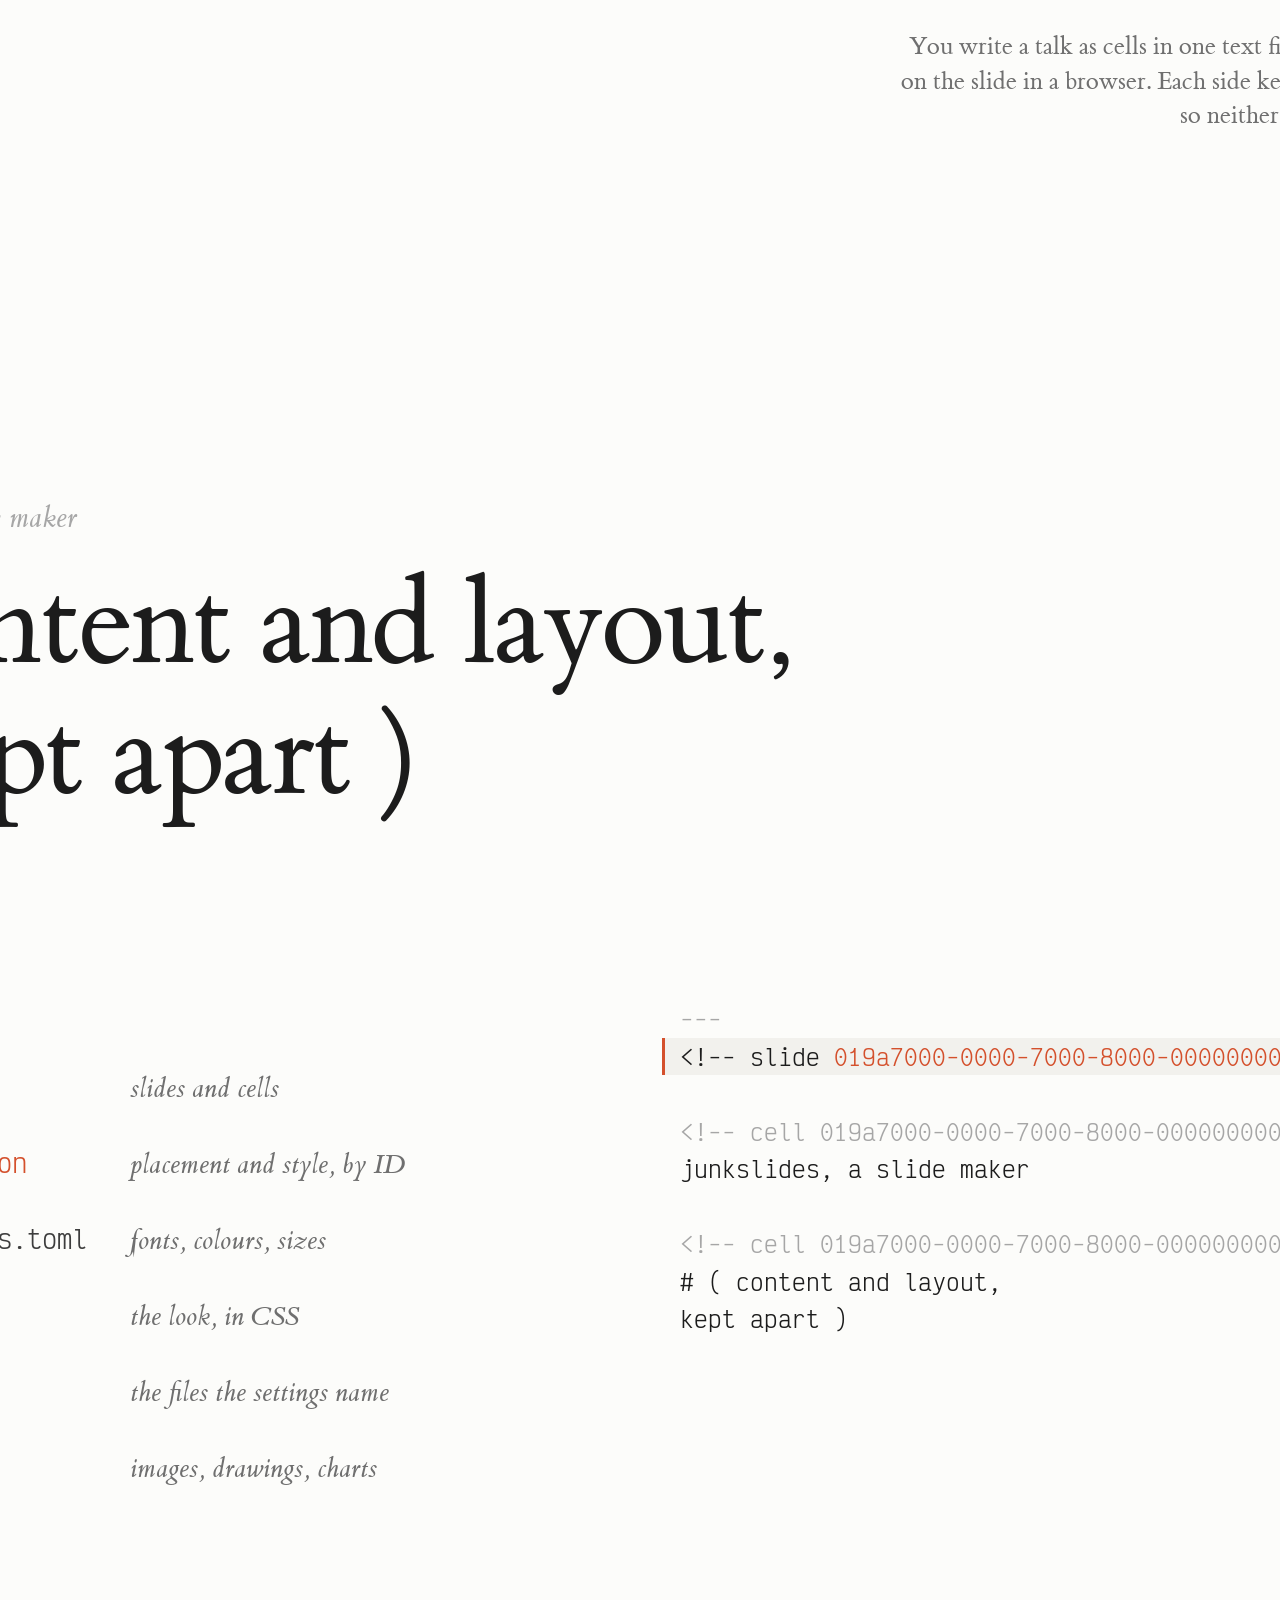
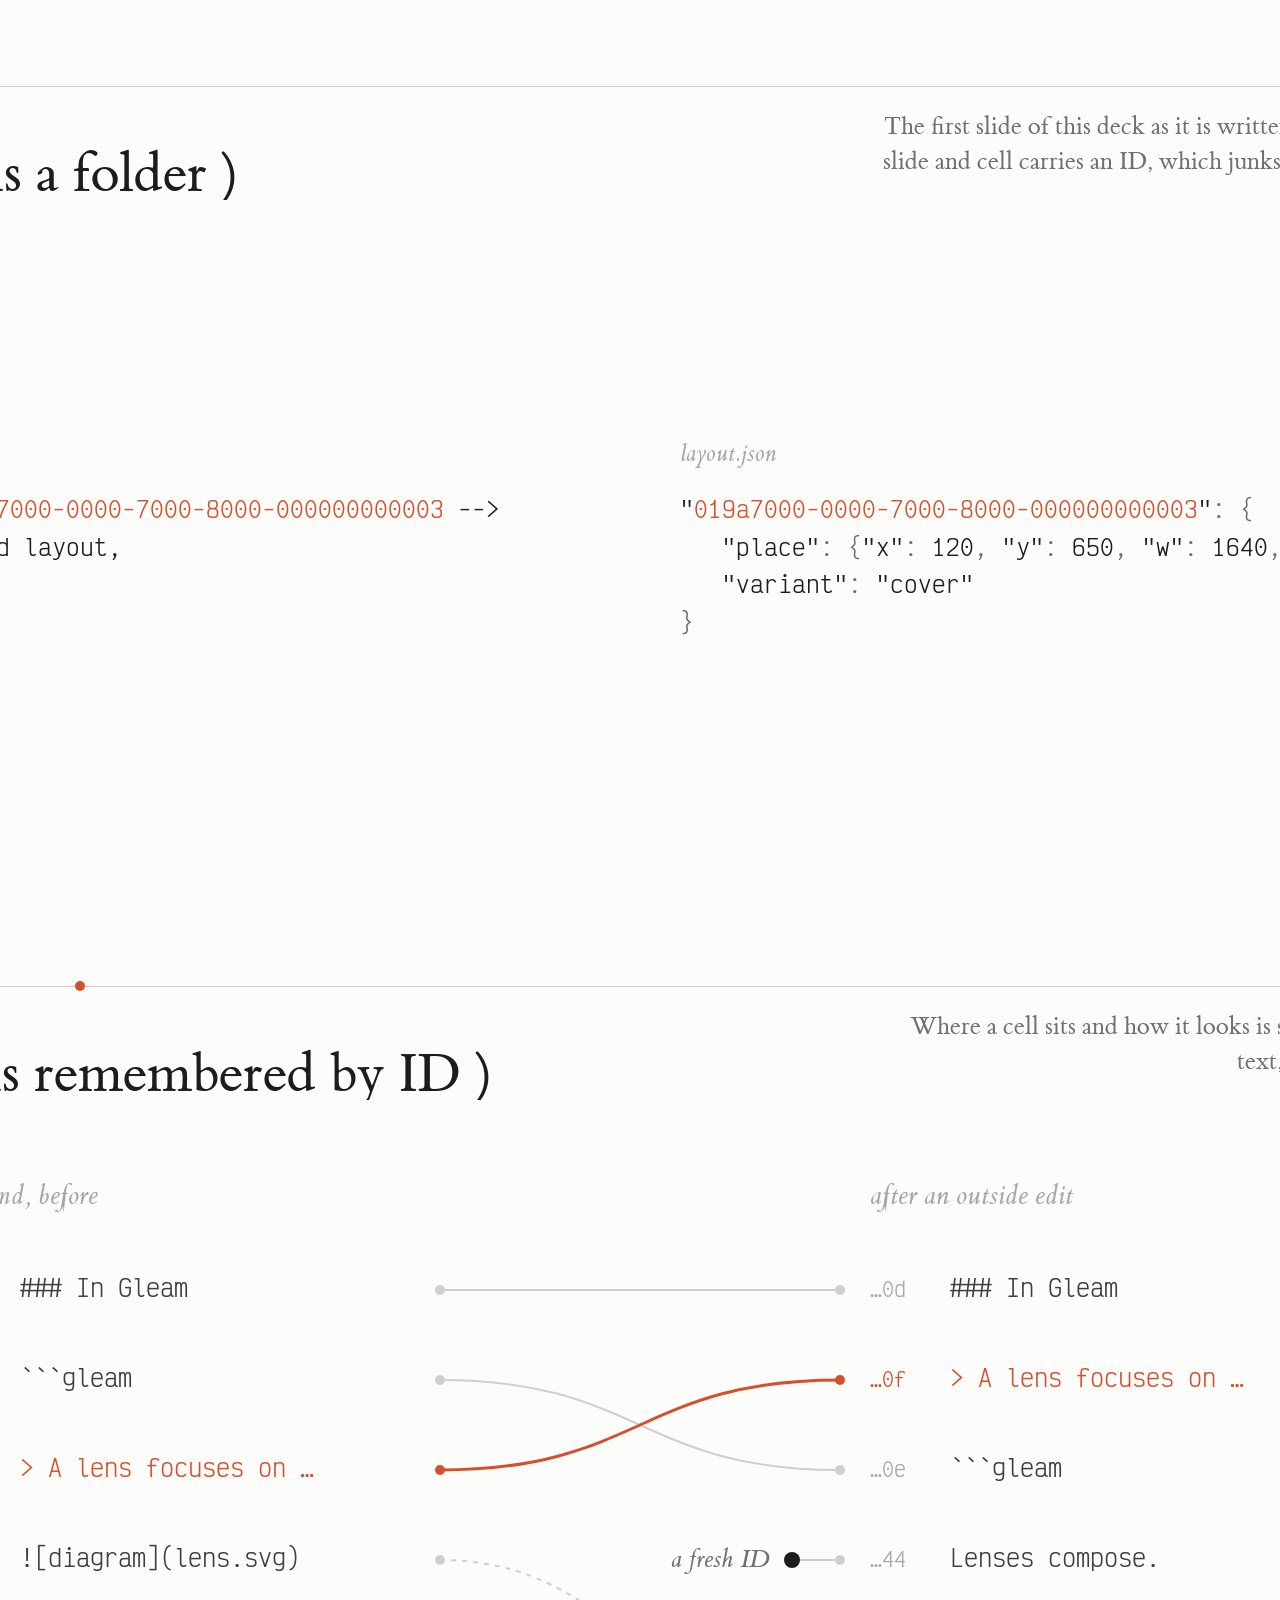
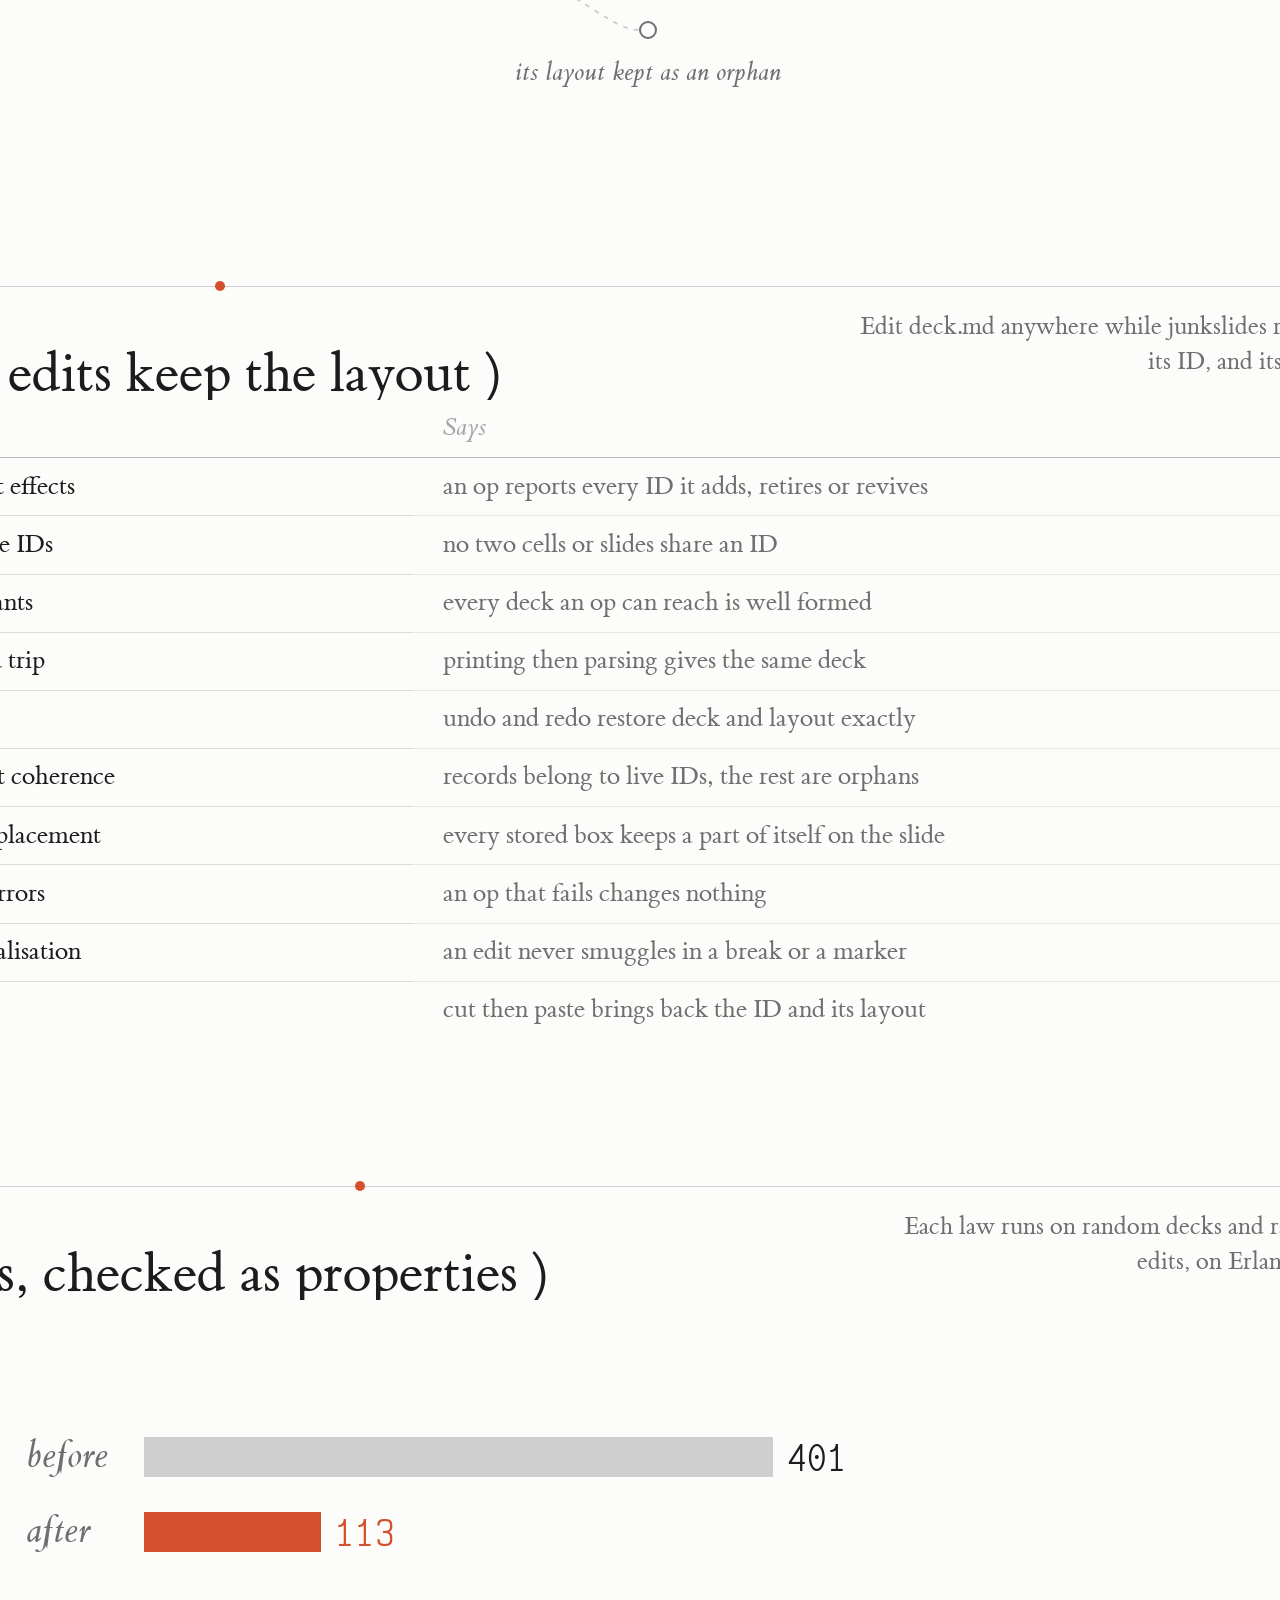
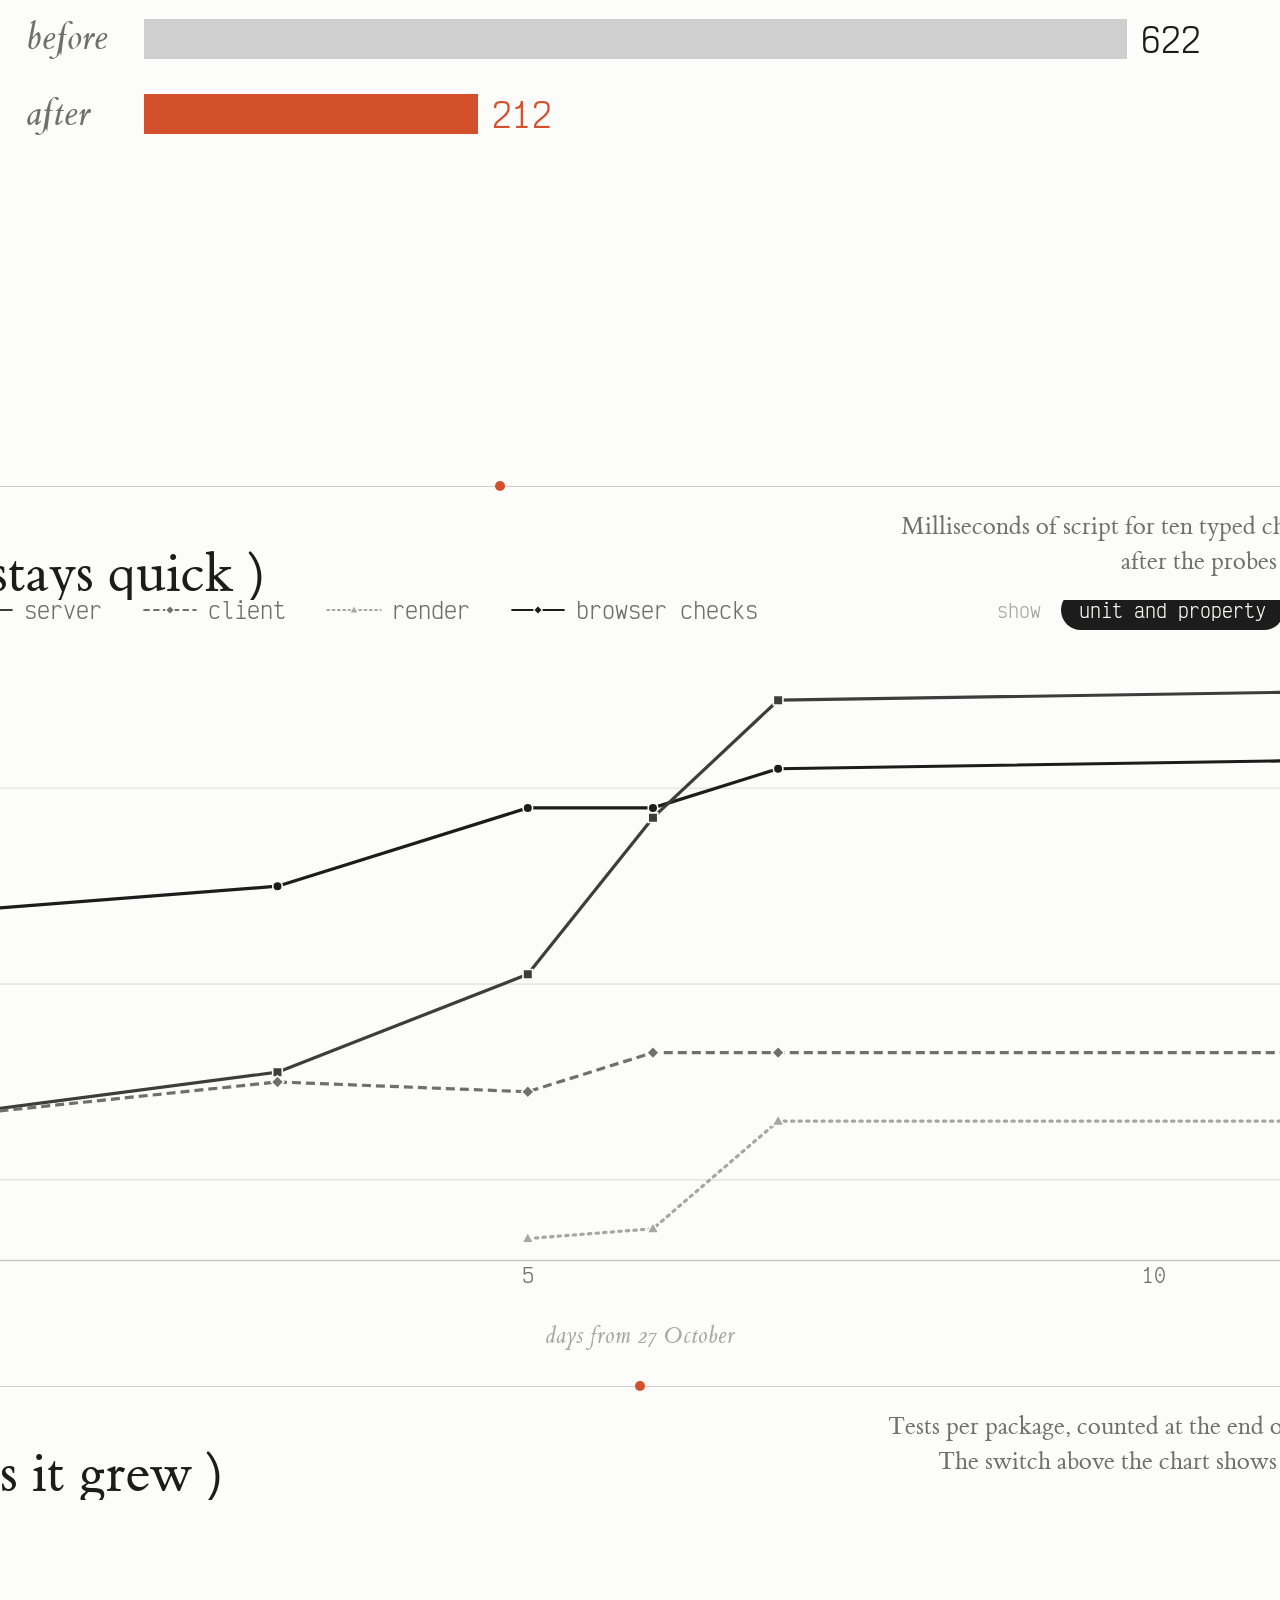
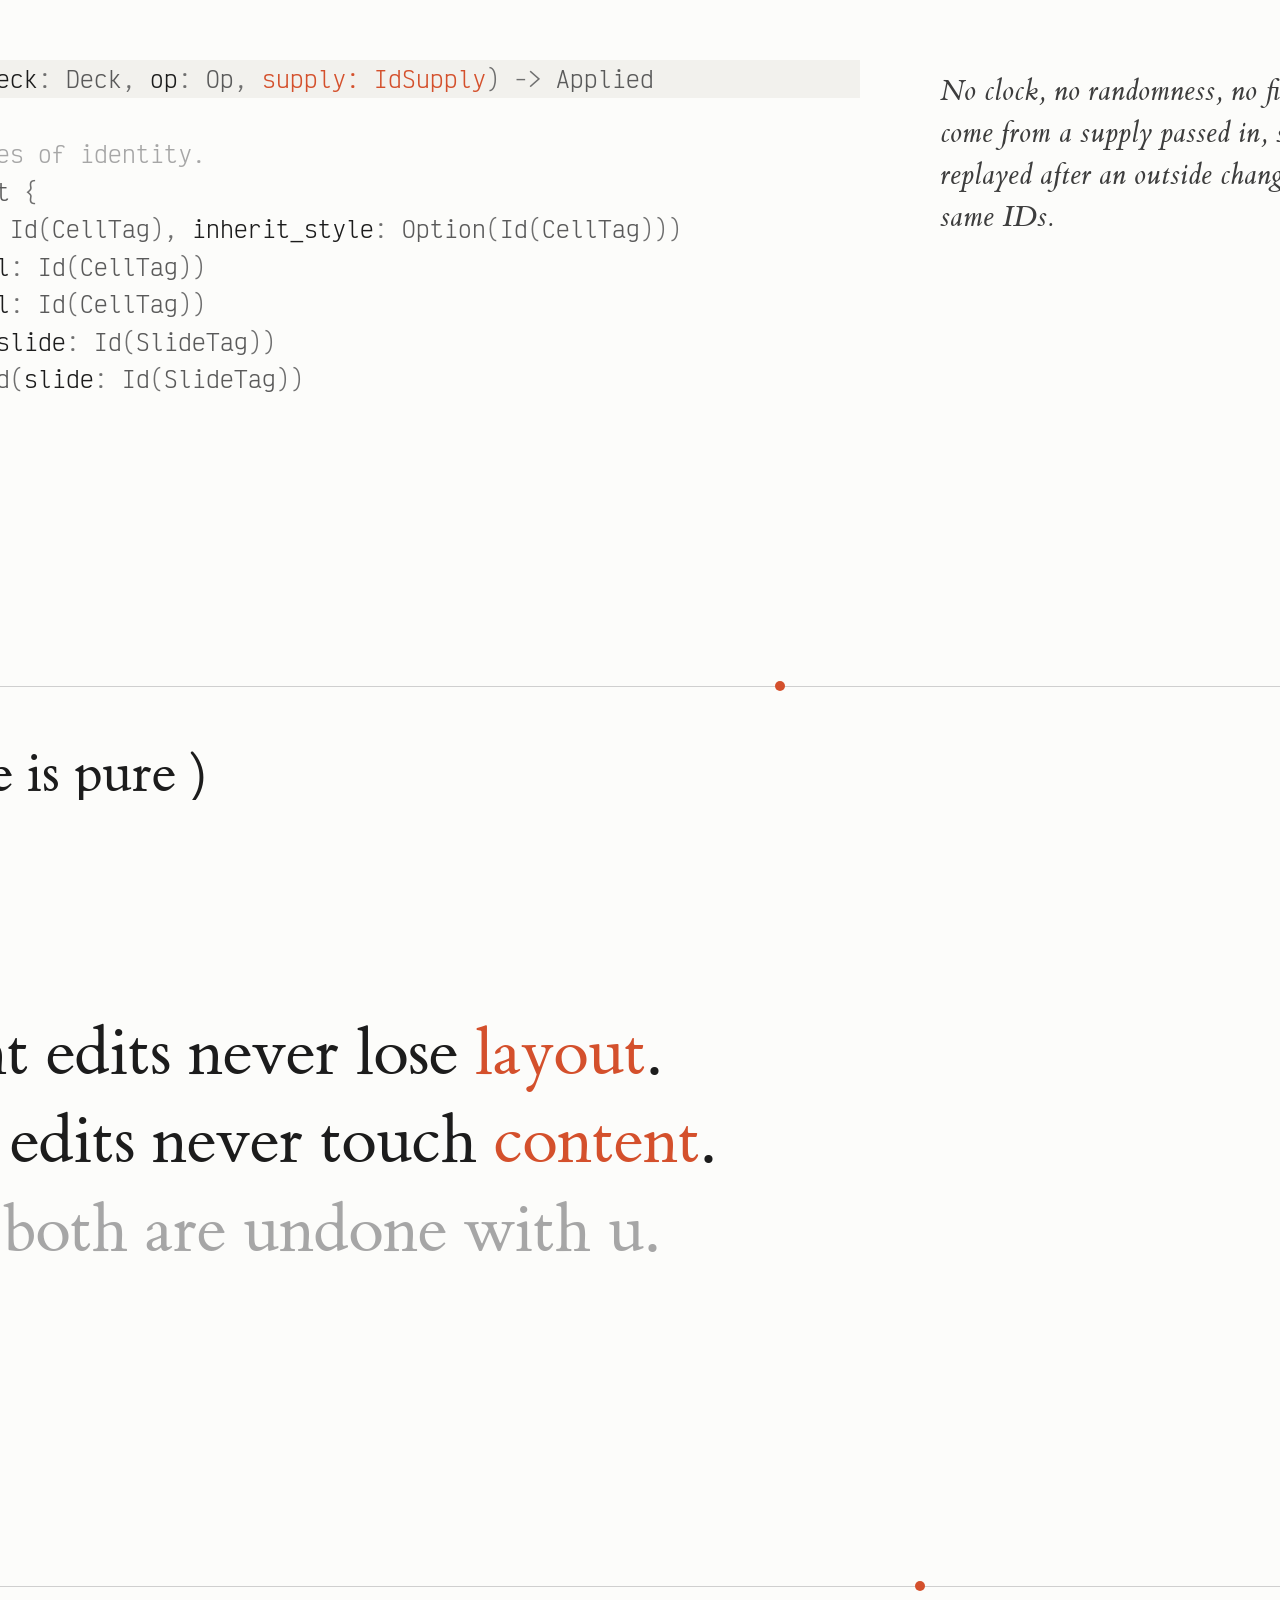
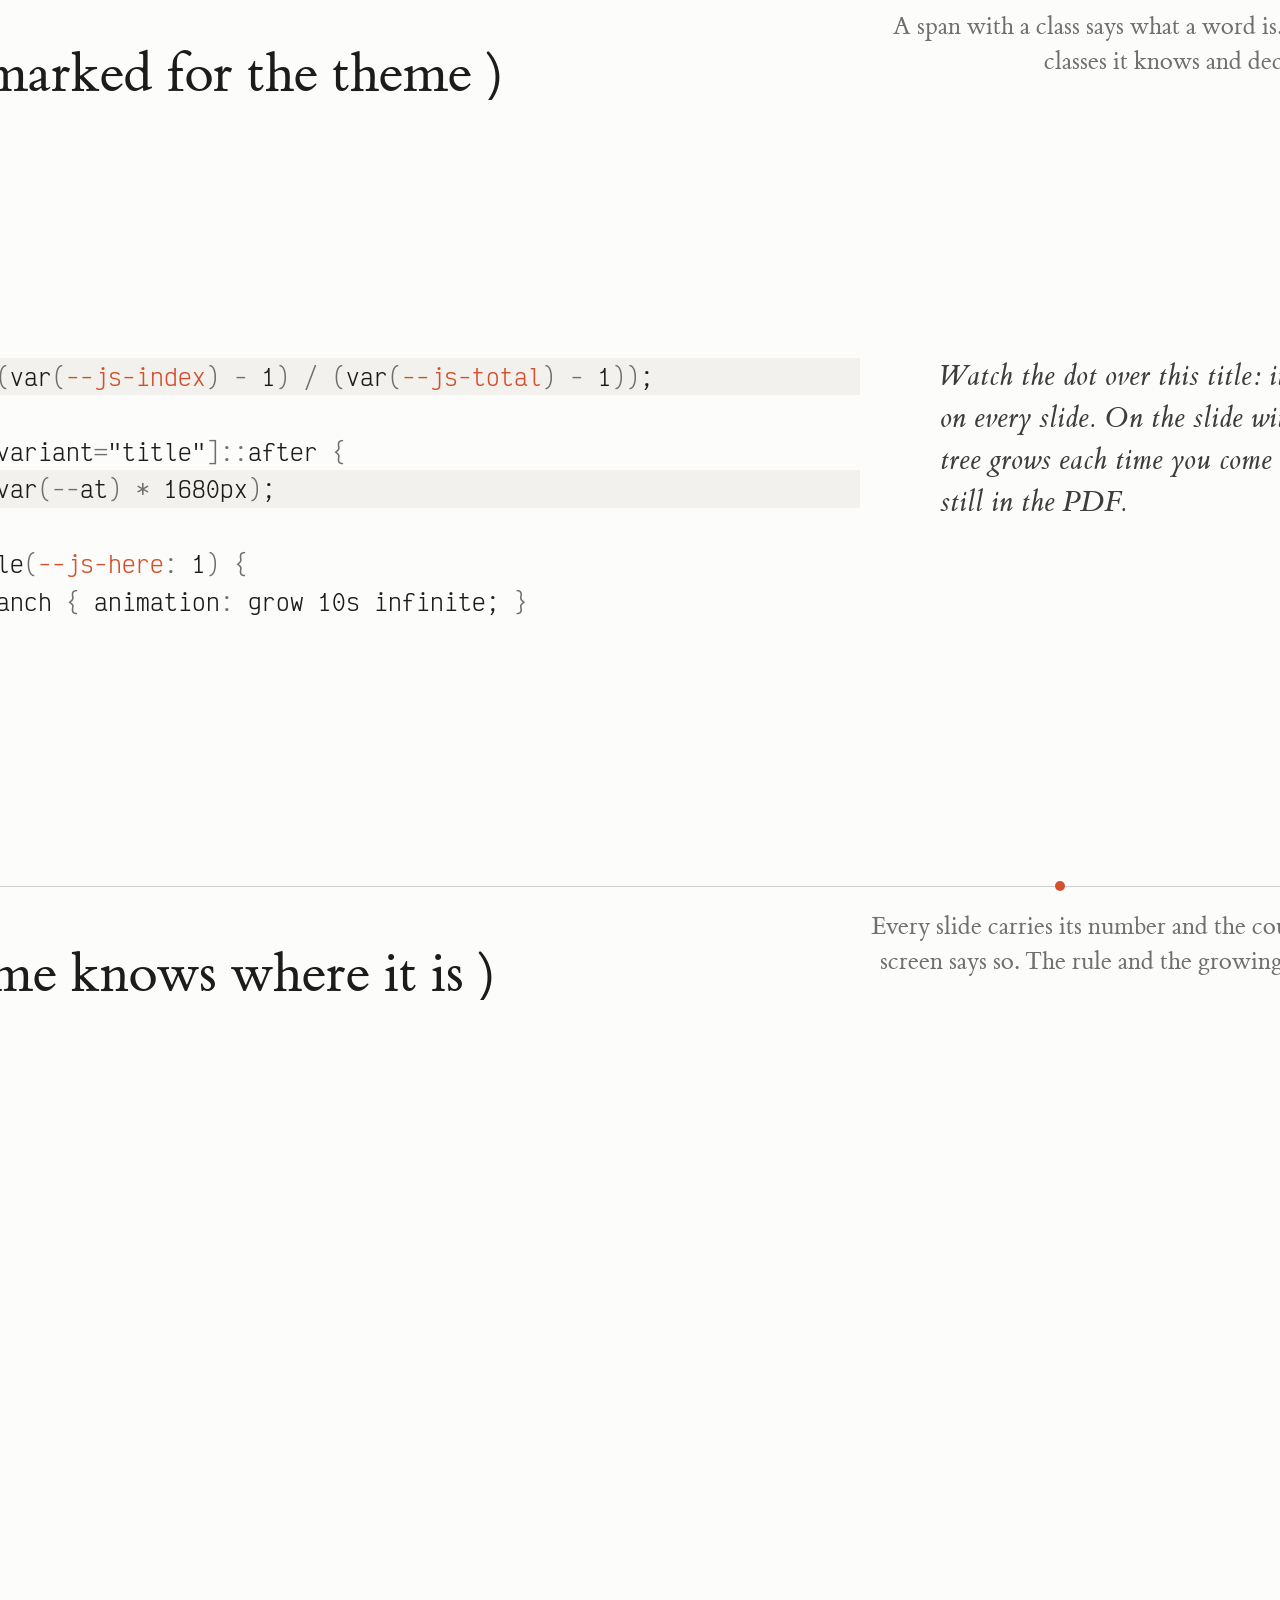
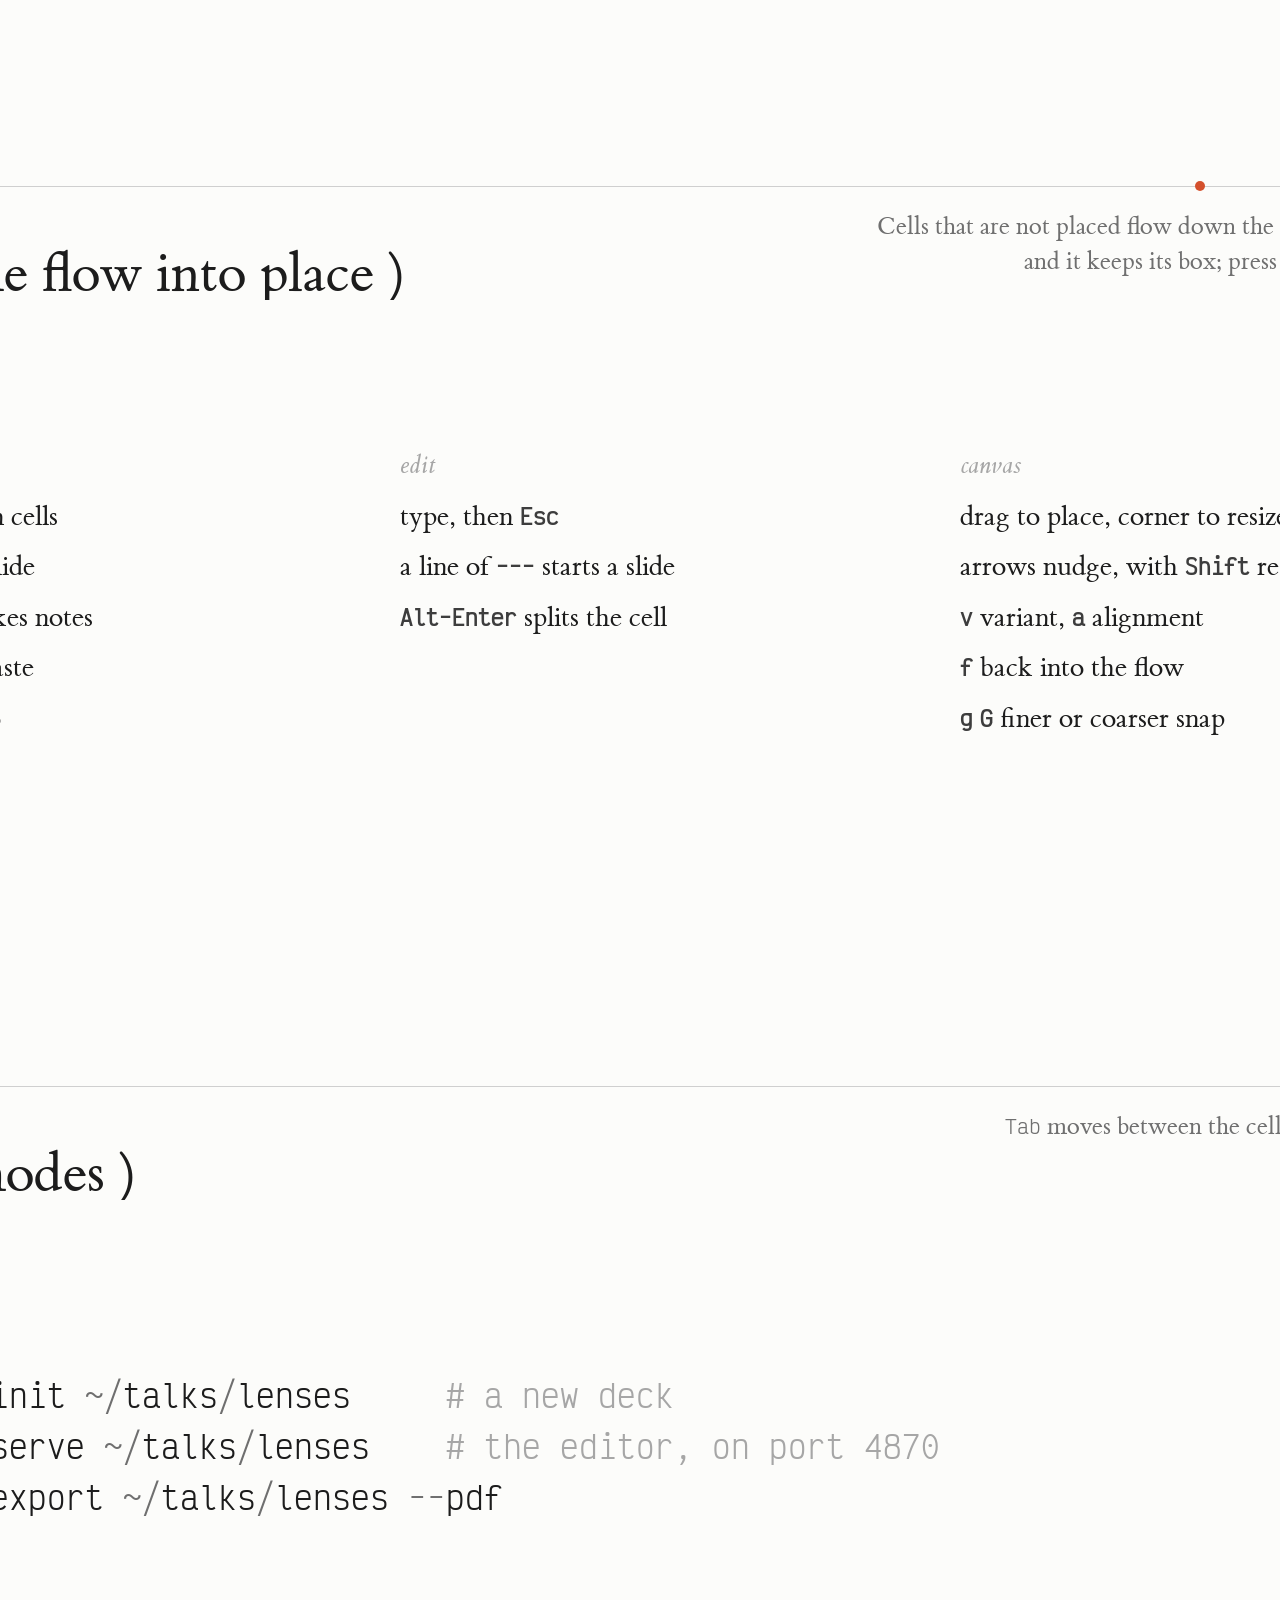
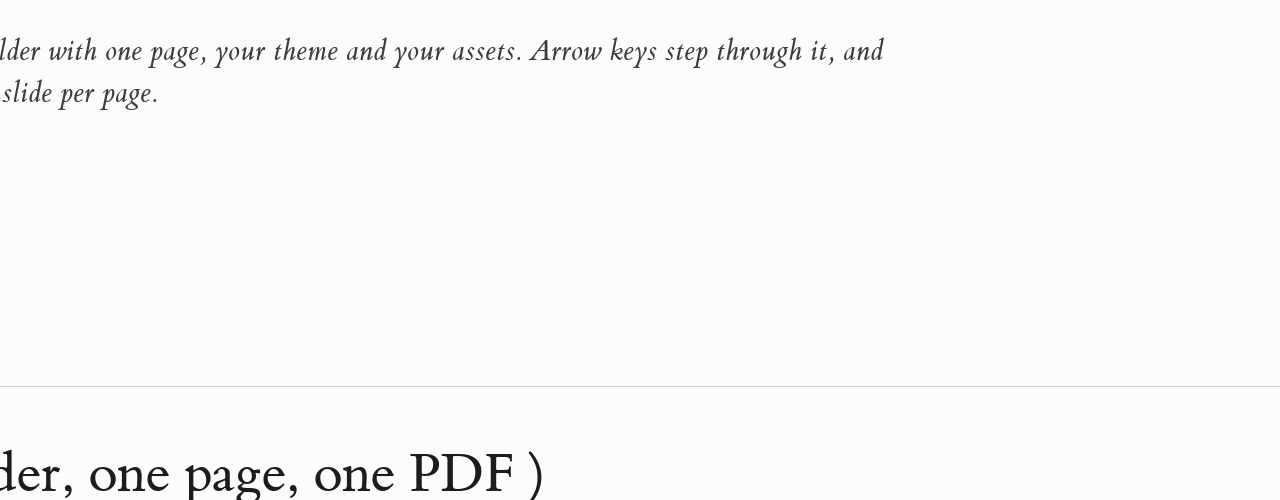
<file: docs/slides/index.html>
<!doctype html>
<html><head><meta charset="utf-8"><meta content="script-src &#39;none&#39;; object-src &#39;none&#39;; base-uri &#39;none&#39;" http-equiv="Content-Security-Policy"><meta content="width=device-width, initial-scale=1" name="viewport"><title>showcase</title><style>/* The slide's structure (04-layout.md, Theme contract). Zero specificity,
   so that any rule in theme.css wins. Fonts are the theme's own (D25). */
:where(.js-slide) {
  position: relative;
  box-sizing: border-box;
  width: 1920px;
  height: 1080px;
  display: grid;
  grid-template: repeat(18, 60px) / repeat(32, 60px);
  background: #fff;
  overflow: visible;
}

:where(.js-body) {
  grid-area: 2 / 2 / 18 / 32;
  display: flex;
  flex-direction: column;
  min-height: 0;
}

:where(.js-cell) {
  min-width: 0;
}

/* The indentation of a continued line, kept from the source. */
:where(.js-indent) {
  white-space: pre;
}

/* Code tokens by weight, slant and shade. The shades are of the text's own
   colour, so they read on a theme's background, light or dark. */
:where(.js-tok-keyword, .js-tok-function) {
  font-weight: 600;
}

:where(.js-tok-comment) {
  color: color-mix(in srgb, currentColor 55%, transparent);
  font-style: italic;
}

:where(.js-tok-string) {
  color: color-mix(in srgb, currentColor 75%, transparent);
}

:where(.js-tok-number, .js-tok-constant) {
  color: color-mix(in srgb, currentColor 85%, transparent);
}

:where(.js-tok-type, .js-tok-constructor, .js-tok-module) {
  color: color-mix(in srgb, currentColor 70%, transparent);
}

:where(.js-tok-operator, .js-tok-punctuation) {
  color: color-mix(in srgb, currentColor 50%, transparent);
}

/* A figure alone in its paragraph (D29): a block as wide as the cell. A
   drawing scales to that width; the theme styles its marks by class. */
:where(.js-figure) {
  display: block;
}

:where(.js-figure > svg) {
  display: block;
  max-width: 100%;
  height: auto;
}

/* An embedded page (D29): 16:9 in the flow, the cell's box when placed. */
:where(.js-figure[data-figure="page"]) {
  aspect-ratio: 16 / 9;
}

:where(.js-cell[data-placed] > .js-figure[data-figure="page"]) {
  aspect-ratio: auto;
  height: 100%;
}

:where(.js-figure > iframe) {
  display: block;
  width: 100%;
  height: 100%;
  border: 0;
}

/* Charts (D29): the frame in HTML, one SVG per panel. The legend row, the x
   label and the y label have fixed sizes, the ones the renderer computes the
   panels' boxes with (`frame_*` in chart.gleam); a theme that changes them
   makes the panels scale a little. Marks are in shades of the text's own
   colour. */
:where(.js-cell[data-placed] > .js-figure[data-figure="chart"]) {
  height: 100%;
}

:where(.js-chart) {
  display: grid;
  grid-template-rows: auto minmax(0, 1fr) auto;
  row-gap: 12px;
  height: 100%;
  min-height: 0;
}

:where(.js-chart-top) {
  height: 31px;
  display: flex;
  align-items: center;
  justify-content: space-between;
  gap: 40px;
}

:where(.js-chart-top:has(.js-chart-switch)) {
  height: 39px;
}

:where(.js-chart-top:not(:has(.js-chart-switch)):has(.js-chart-legend:empty)) {
  height: 0;
}

:where(.js-chart-legend) {
  display: flex;
  flex-wrap: wrap;
  gap: 36px;
  margin: 0;
  font-size: 22px;
}

:where(.js-chart-legend .key) {
  display: inline-flex;
  align-items: center;
  gap: 10px;
}

:where(.js-chart-legend svg) {
  width: 56px;
  height: 20px;
}

:where(.js-chart .swatch) {
  display: inline-block;
  width: 18px;
  height: 18px;
  background: color-mix(in srgb, currentColor 50%, transparent);
}

:where(.js-chart-switch) {
  display: flex;
  align-items: center;
  gap: 6px;
  font-size: 19px;
}

:where(.js-chart-switch-label) {
  margin-right: 14px;
  color: color-mix(in srgb, currentColor 55%, transparent);
}

:where(.js-chart-switch input) {
  position: absolute;
  opacity: 0;
  pointer-events: none;
}

:where(.js-chart-switch label) {
  padding: 5px 16px;
  border-radius: 999px;
  cursor: pointer;
}

:where(.js-chart-switch label:has(input:checked)) {
  background: color-mix(in srgb, currentColor 12%, transparent);
}

:where(.js-chart-plots) {
  display: grid;
  min-height: 0;
}

:where(.js-chart-row) {
  display: none;
  grid-template-columns: auto minmax(0, 1fr);
  column-gap: 14px;
  min-height: 0;
}

:where(.js-chart:not(:has(.js-chart-switch)) .js-chart-row) {
  display: grid;
}

:where(.js-chart:has(.js-chart-switch > label:nth-of-type(1) > input:checked) .js-chart-row:nth-child(1)) {
  display: grid;
}

:where(.js-chart:has(.js-chart-switch > label:nth-of-type(2) > input:checked) .js-chart-row:nth-child(2)) {
  display: grid;
}

:where(.js-chart:has(.js-chart-switch > label:nth-of-type(3) > input:checked) .js-chart-row:nth-child(3)) {
  display: grid;
}

:where(.js-chart:has(.js-chart-switch > label:nth-of-type(4) > input:checked) .js-chart-row:nth-child(4)) {
  display: grid;
}

:where(.js-chart:has(.js-chart-switch > label:nth-of-type(5) > input:checked) .js-chart-row:nth-child(5)) {
  display: grid;
}

:where(.js-chart:has(.js-chart-switch > label:nth-of-type(6) > input:checked) .js-chart-row:nth-child(6)) {
  display: grid;
}

:where(.js-chart:has(.js-chart-switch > label:nth-of-type(7) > input:checked) .js-chart-row:nth-child(7)) {
  display: grid;
}

:where(.js-chart:has(.js-chart-switch > label:nth-of-type(8) > input:checked) .js-chart-row:nth-child(8)) {
  display: grid;
}

:where(.js-chart-ylabel) {
  width: 28px;
  line-height: 28px;
  font-size: 23px;
  overflow: visible;
  white-space: nowrap;
  writing-mode: vertical-rl;
  rotate: 180deg;
  text-align: center;
  align-self: center;
  font-style: italic;
}

:where(.js-chart-ylabel:empty) {
  width: 0;
}

:where(.js-chart-xlabel) {
  height: 28px;
  line-height: 28px;
  font-size: 23px;
  margin: 0;
  text-align: center;
  font-style: italic;
}

:where(.js-chart-panels) {
  display: grid;
  gap: 10px 34px;
  min-height: 0;
}

:where(.js-chart-panel) {
  display: grid;
  grid-template-rows: auto minmax(0, 1fr);
  min-height: 0;
}

:where(.js-chart-panel h4) {
  margin: 0 0 2px;
  font-size: 25px;
  font-weight: normal;
}

:where(.js-chart-panel svg) {
  width: 100%;
  height: 100%;
}

:where(.js-chart svg text) {
  font-size: 9.5px;
  fill: color-mix(in srgb, currentColor 60%, transparent);
}

:where(.js-chart svg .tick) {
  font-size: 9px;
  fill: color-mix(in srgb, currentColor 40%, transparent);
}

:where(.js-chart .grid) {
  stroke: color-mix(in srgb, currentColor 10%, transparent);
  stroke-width: 0.8;
}

:where(.js-chart .baseline) {
  stroke: color-mix(in srgb, currentColor 22%, transparent);
  stroke-width: 0.8;
}

:where(.js-chart .wall) {
  stroke: color-mix(in srgb, currentColor 22%, transparent);
  stroke-width: 0.8;
  stroke-dasharray: 3 3;
}

:where(.js-chart .line) {
  fill: none;
  stroke: currentColor;
  stroke-width: 1.3;
  stroke-linejoin: round;
}

:where(.js-chart .dotted) {
  stroke-dasharray: 1.2 2.6;
  stroke-linecap: round;
}

:where(.js-chart .dashed) {
  stroke-dasharray: 4.5 2.5;
}

:where(.js-chart .gray) {
  --js-shade: color-mix(in srgb, currentColor 40%, transparent);
}

:where(.js-chart .mid) {
  --js-shade: color-mix(in srgb, currentColor 60%, transparent);
}

:where(.js-chart .dark) {
  --js-shade: color-mix(in srgb, currentColor 80%, transparent);
}

:where(.js-chart .line[class]) {
  stroke: var(--js-shade, currentColor);
}

:where(.js-chart .mark) {
  fill: var(--js-shade, currentColor);
  stroke: var(--js-background, #fff);
  stroke-width: 0.8;
}

:where(.js-chart .mark.open) {
  fill: var(--js-background, #fff);
  stroke: var(--js-shade, currentColor);
  stroke-width: 1;
}

:where(.js-chart .stem) {
  stroke: color-mix(in srgb, currentColor 12%, transparent);
  stroke-width: 1.6;
}

:where(.js-chart .dot) {
  fill: color-mix(in srgb, currentColor 40%, transparent);
}

:where(.js-chart .dot.best) {
  fill: currentColor;
}

:where(.js-chart .bar) {
  fill: color-mix(in srgb, currentColor 50%, transparent);
  stroke: var(--js-background, #fff);
  stroke-width: 0.5;
}

:where(.js-chart .part-1) {
  fill: color-mix(in srgb, currentColor 100%, transparent);
  background: color-mix(in srgb, currentColor 100%, transparent);
}

:where(.js-chart .part-2) {
  fill: color-mix(in srgb, currentColor 70%, transparent);
  background: color-mix(in srgb, currentColor 70%, transparent);
}

:where(.js-chart .part-3) {
  fill: color-mix(in srgb, currentColor 45%, transparent);
  background: color-mix(in srgb, currentColor 45%, transparent);
}

:where(.js-chart .part-4) {
  fill: color-mix(in srgb, currentColor 15%, transparent);
  background: color-mix(in srgb, currentColor 15%, transparent);
}

:where(.js-chart .part-5) {
  fill: color-mix(in srgb, currentColor 85%, transparent);
  background: color-mix(in srgb, currentColor 85%, transparent);
}

:where(.js-chart .part-6) {
  fill: color-mix(in srgb, currentColor 30%, transparent);
  background: color-mix(in srgb, currentColor 30%, transparent);
}

:where(.js-chart[data-kind="bars"]) {
  grid-template-columns: max-content max-content 1fr;
  grid-template-rows: none;
  column-gap: 36px;
  row-gap: 14px;
  align-items: center;
  align-content: start;
  height: auto;
}

:where(.js-chart[data-kind="bars"] .note) {
  color: color-mix(in srgb, currentColor 60%, transparent);
}

:where(.js-chart[data-kind="bars"] .which) {
  font-style: italic;
}

:where(.js-chart[data-kind="bars"] .bar) {
  display: grid;
  grid-template-columns: var(--w) auto;
  align-items: center;
  column-gap: 14px;
}

:where(.js-chart[data-kind="bars"] .bar i) {
  display: block;
  height: 16px;
  background: color-mix(in srgb, currentColor 20%, transparent);
}

:where(.js-chart[data-kind="bars"] .bar.now i) {
  background: currentColor;
}

:where(.js-chart[data-kind="bars"] .bar b) {
  font-weight: normal;
}

:where(.js-chart[data-kind="bars"] .gap) {
  grid-column: 1 / -1;
  height: 10px;
}

:where(.js-chart-missing) {
  display: grid;
  place-content: center;
  border: 0.05em dashed color-mix(in srgb, currentColor 30%, transparent);
  color: color-mix(in srgb, currentColor 60%, transparent);
}

/* A lit line of code (D28): a faint band across the block, with a rule at its
   left edge. */
:where(.js-lit) {
  display: inline-block;
  min-width: 100%;
  background: color-mix(in srgb, currentColor 7%, transparent);
  box-shadow: -0.4em 0 0 color-mix(in srgb, currentColor 7%, transparent),
    -0.55em 0 0 currentColor;
}

:where(.js-page) {
  position: absolute;
  right: 60px;
  bottom: 36px;
  font-size: 20px;
  line-height: 1;
  color: #999;
  font-variant-numeric: tabular-nums;
}

:where(.js-slide[data-number="off"]) > :where(.js-page) {
  display: none;
}

:where(.js-cell) > :first-child {
  margin-top: 0;
}

:where(.js-cell) > :last-child {
  margin-bottom: 0;
}

:where(.js-cell img) {
  max-width: 100%;
}

:where(.js-cell a) {
  color: inherit;
}

:where(.js-cell[data-align="start"]) {
  text-align: start;
}

:where(.js-cell[data-align="center"]) {
  text-align: center;
}

:where(.js-cell[data-align="end"]) {
  text-align: end;
}

/* Tables: a semibold header over one firm rule, faint hairlines between rows.
   In `em` and shades of the text's own colour, so they follow variants and
   read on a theme's background, light or dark. A table is as wide as its
   content and its outer columns sit flush with the cell's text. */
:where(.js-cell table) {
  border-collapse: collapse;
  max-width: 100%;
  font-variant-numeric: tabular-nums lining-nums;
}

:where(.js-cell th, .js-cell td) {
  padding: 0.4em 1.2em;
  text-align: start;
  vertical-align: baseline;
}

:where(.js-cell th:first-child, .js-cell td:first-child) {
  padding-inline-start: 0;
}

:where(.js-cell th:last-child, .js-cell td:last-child) {
  padding-inline-end: 0;
}

:where(.js-cell th) {
  font-weight: 600;
  border-bottom: 0.07em solid color-mix(in srgb, currentColor 80%, transparent);
}

:where(.js-cell tbody tr + tr td) {
  border-top: 0.03em solid color-mix(in srgb, currentColor 15%, transparent);
}

:where(.js-cell th[data-align="center"], .js-cell td[data-align="center"]) {
  text-align: center;
}

:where(.js-cell th[data-align="end"], .js-cell td[data-align="end"]) {
  text-align: end;
}

/* A cell's own alignment places the table; its columns keep their own. */
:where(.js-cell[data-align="center"] table) {
  margin-inline: auto;
}

:where(.js-cell[data-align="end"] table) {
  margin-inline-start: auto;
}
</style><style>html, body {
  margin: 0;
  padding: 0;
}

html {
  background: #000;
  scroll-snap-type: y mandatory;
  scrollbar-width: none;
}

.js-frame {
  position: relative;
  height: 100vh;
  overflow: hidden;
  container-type: size scroll-state;
  scroll-snap-align: start;
  scroll-snap-stop: always;
}

/* The slide in view, for the theme's `@container style(--js-here: 1)`. */
@container scroll-state(snapped: block) {
  .js-slide {
    --js-here: 1;
  }
}

.js-frame > .js-slide {
  position: absolute;
  left: 50%;
  top: 50%;
  translate: -50% -50%;
  scale: min(100cqw / 1920px, 100cqh / 1080px);
  overflow: hidden;
}

@page {
  size: 1920px 1080px;
  margin: 0;
}

@media print {
  html {
    background: none;
    scroll-snap-type: none;
  }

  .js-frame {
    width: 1920px;
    height: 1080px;
    container-type: normal;
    break-after: page;
  }

  .js-frame:last-child {
    break-after: auto;
  }

  .js-frame > .js-slide {
    position: relative;
    left: 0;
    top: 0;
    translate: none;
    scale: none;
    print-color-adjust: exact;
  }
}
</style><link href="settings.css" rel="stylesheet"><link href="theme.css" rel="stylesheet"></head><body><section class="js-frame" id="1"><div class="js-slide" data-marks="off" data-number="off" style="--js-index:1;--js-total:13;"><div class="js-body"></div><div class="js-cell" data-placed data-variant="kicker" style="position:absolute;;left:124px;;top:590px;;width:1200px;;height:50px;"><p>junkslides, a slide maker</p></div><div class="js-cell" data-placed data-variant="cover" style="position:absolute;;left:120px;;top:650px;;width:1640px;;height:290px;"><h1>( content and layout,<br>kept apart )</h1></div><div class="js-cell" data-align="end" data-placed data-variant="lede" style="position:absolute;;left:1200px;;top:120px;;width:600px;;height:160px;"><p>You write a talk as cells in one text file and arrange them on the slide in a browser. Each side keeps a file of its own, so neither can undo the other.</p></div><div class="js-page"><span class="js-page-index">01</span><span class="js-page-total"><span class="js-page-slash">/</span>13</span></div></div></section><section class="js-frame" id="2"><div class="js-slide" style="--js-index:2;--js-total:13;"><div class="js-body"></div><div class="js-cell" data-placed style="position:absolute;;left:120px;;top:170px;;width:780px;;height:540px;"><div aria-label="The deck folder" class="js-figure" data-figure="drawing" role="img"><svg xmlns="http://www.w3.org/2000/svg" viewBox="0 0 780 540" class="folder">
   <text class="root" x="0" y="34">talk/</text>
   <path class="trunk" d="M 14 52 V 488" pathLength="1" style="--i: 0"/>

   <path class="branch now" d="M 14 108 H 46" pathLength="1" style="--i: 1"/>
   <text class="file now" style="--i: 1" x="62" y="117">deck.md</text>
   <text class="what" style="--i: 1" x="330" y="117">slides and cells</text>

   <path class="branch now" d="M 14 184 H 46" pathLength="1" style="--i: 2"/>
   <text class="file now" style="--i: 2" x="62" y="193">layout.json</text>
   <text class="what" style="--i: 2" x="330" y="193">placement and style, by ID</text>

   <path class="branch" d="M 14 260 H 46" pathLength="1" style="--i: 3"/>
   <text class="file" style="--i: 3" x="62" y="269">junkslides.toml</text>
   <text class="what" style="--i: 3" x="330" y="269">fonts, colours, sizes</text>

   <path class="branch" d="M 14 336 H 46" pathLength="1" style="--i: 4"/>
   <text class="file" style="--i: 4" x="62" y="345">theme.css</text>
   <text class="what" style="--i: 4" x="330" y="345">the look, in CSS</text>

   <path class="branch" d="M 14 412 H 46" pathLength="1" style="--i: 5"/>
   <text class="file" style="--i: 5" x="62" y="421">fonts/</text>
   <text class="what" style="--i: 5" x="330" y="421">the files the settings name</text>

   <path class="branch" d="M 14 488 H 46" pathLength="1" style="--i: 6"/>
   <text class="file" style="--i: 6" x="62" y="497">assets/</text>
   <text class="what" style="--i: 6" x="330" y="497">images, drawings, charts</text>
</svg>
</div></div><div class="js-cell" data-placed style="position:absolute;;left:1000px;;top:190px;;width:820px;;height:420px;"><pre><code><span class="quiet">---</span>
<span class="js-lit">&lt;!-- slide <span class="now">019a7000-0000-7000-8000-000000000001</span> --&gt;</span>

<span class="quiet">&lt;!-- cell 019a7000-0000-7000-8000-000000000002 --&gt;</span>
junkslides, a slide maker

<span class="quiet">&lt;!-- cell 019a7000-0000-7000-8000-000000000003 --&gt;</span>
# ( content and layout,
kept apart )
</code></pre></div><div class="js-cell" data-placed data-variant="title" style="position:absolute;;left:120px;;top:900px;;width:1000px;;height:120px;"><p>on disk</p><h2>( a deck is a folder )</h2></div><div class="js-cell" data-align="end" data-placed data-variant="lede" style="position:absolute;;left:1180px;;top:900px;;width:620px;;height:120px;"><p>The first slide of this deck as it is written in deck.md. Every slide and cell carries an ID, which junkslides writes for you.</p></div><div class="js-page"><span class="js-page-index">02</span><span class="js-page-total"><span class="js-page-slash">/</span>13</span></div></div></section><section class="js-frame" id="3"><div class="js-slide" style="--js-index:3;--js-total:13;"><div class="js-body"></div><div class="js-cell" data-placed data-variant="label" style="position:absolute;;left:120px;;top:330px;;width:600px;;height:40px;"><p>deck.md</p></div><div class="js-cell" data-placed style="position:absolute;;left:120px;;top:380px;;width:820px;;height:140px;"><pre><code>&lt;!-- cell <span class="now">019a7000-0000-7000-8000-000000000003</span> --&gt;
# ( content and layout,
kept apart )
</code></pre></div><div class="js-cell" data-placed data-variant="label" style="position:absolute;;left:1000px;;top:330px;;width:400px;;height:40px;"><p>layout.json</p></div><div class="js-cell" data-placed style="position:absolute;;left:1000px;;top:380px;;width:820px;;height:170px;"><pre><code data-language="json">&quot;<span class="now"><span class="js-tok-number">019</span>a7000<span class="js-tok-operator">-</span><span class="js-tok-number">0000</span><span class="js-tok-operator">-</span><span class="js-tok-number">7000</span><span class="js-tok-operator">-</span><span class="js-tok-number">8000</span><span class="js-tok-operator">-</span><span class="js-tok-number">000000000003</span></span>&quot;<span class="js-tok-operator">:</span> <span class="js-tok-punctuation">{</span>
   &quot;place&quot;<span class="js-tok-operator">:</span> <span class="js-tok-punctuation">{</span>&quot;x&quot;<span class="js-tok-operator">:</span> <span class="js-tok-number">120</span><span class="js-tok-punctuation">,</span> &quot;y&quot;<span class="js-tok-operator">:</span> <span class="js-tok-number">650</span><span class="js-tok-punctuation">,</span> &quot;w&quot;<span class="js-tok-operator">:</span> <span class="js-tok-number">1640</span><span class="js-tok-punctuation">,</span> &quot;h&quot;<span class="js-tok-operator">:</span> <span class="js-tok-number">290</span><span class="js-tok-punctuation">}</span><span class="js-tok-punctuation">,</span>
   &quot;variant&quot;<span class="js-tok-operator">:</span> &quot;cover&quot;
<span class="js-tok-punctuation">}</span>
</code></pre></div><div class="js-cell" data-placed data-variant="title" style="position:absolute;;left:120px;;top:900px;;width:1000px;;height:120px;"><p>the key</p><h2>( layout is remembered by ID )</h2></div><div class="js-cell" data-align="end" data-placed data-variant="lede" style="position:absolute;;left:1180px;;top:900px;;width:620px;;height:120px;"><p>Where a cell sits and how it looks is stored apart from its text, under the same ID.</p></div><div class="js-page"><span class="js-page-index">03</span><span class="js-page-total"><span class="js-page-slash">/</span>13</span></div></div></section><section class="js-frame" id="4"><div class="js-slide" style="--js-index:4;--js-total:13;"><div class="js-body"></div><div class="js-cell" data-placed style="position:absolute;;left:260px;;top:150px;;width:1400px;;height:560px;"><div aria-label="Cells before and after an outside edit" class="js-figure" data-figure="drawing" role="img"><svg xmlns="http://www.w3.org/2000/svg" viewBox="0 0 1400 560" class="rebase">
   <text class="side" x="0" y="44">deck.md, before</text>
   <text class="side" x="930" y="44">after an outside edit</text>

   <text class="id" x="0" y="137">…0d</text>
   <text class="cell" x="80" y="137">### In Gleam</text>
   <text class="id" x="0" y="227">…0e</text>
   <text class="cell" x="80" y="227">```gleam</text>
   <text class="id now" x="0" y="317">…0f</text>
   <text class="cell now" x="80" y="317">&gt; A lens focuses on …</text>
   <text class="id" x="0" y="407">…10</text>
   <text class="cell" x="80" y="407">![diagram](lens.svg)</text>

   <path class="edge" d="M 500 130 C 700 130, 700 130, 900 130"/>
   <path class="edge" d="M 500 220 C 700 220, 700 310, 900 310"/>
   <path class="edge now" d="M 500 310 C 700 310, 700 220, 900 220"/>
   <path class="edge gone" d="M 500 400 C 620 400, 660 470, 700 470"/>
   <circle class="ring" cx="708" cy="470" r="8"/>
   <text class="note" x="708" y="520" text-anchor="middle">its layout kept as an orphan</text>
   <path class="edge" d="M 860 400 H 900"/>
   <circle class="fresh" cx="852" cy="400" r="8"/>
   <text class="note" x="830" y="407" text-anchor="end">a fresh ID</text>

   <circle class="end" cx="500" cy="130" r="5"/>
   <circle class="end" cx="500" cy="220" r="5"/>
   <circle class="end now" cx="500" cy="310" r="5"/>
   <circle class="end" cx="500" cy="400" r="5"/>
   <circle class="end" cx="900" cy="130" r="5"/>
   <circle class="end now" cx="900" cy="220" r="5"/>
   <circle class="end" cx="900" cy="310" r="5"/>
   <circle class="end" cx="900" cy="400" r="5"/>

   <text class="id" x="930" y="137">…0d</text>
   <text class="cell" x="1010" y="137">### In Gleam</text>
   <text class="id now" x="930" y="227">…0f</text>
   <text class="cell now" x="1010" y="227">&gt; A lens focuses on …</text>
   <text class="id" x="930" y="317">…0e</text>
   <text class="cell" x="1010" y="317">```gleam</text>
   <text class="id" x="930" y="407">…44</text>
   <text class="cell" x="1010" y="407">Lenses compose.</text>
</svg>
</div></div><div class="js-cell" data-placed data-variant="title" style="position:absolute;;left:120px;;top:900px;;width:1000px;;height:120px;"><p>other editors</p><h2>( outside edits keep the layout )</h2></div><div class="js-cell" data-align="end" data-placed data-variant="lede" style="position:absolute;;left:1180px;;top:900px;;width:620px;;height:120px;"><p>Edit deck.md anywhere while junkslides runs. Each cell keeps its ID, and its layout goes with it.</p></div><div class="js-page"><span class="js-page-index">04</span><span class="js-page-total"><span class="js-page-slash">/</span>13</span></div></div></section><section class="js-frame" id="5"><div class="js-slide" style="--js-index:5;--js-total:13;"><div class="js-body"></div><div class="js-cell" data-placed data-variant="laws" style="position:absolute;;left:120px;;top:90px;;width:1680px;;height:660px;"><table><thead><tr><th data-align="end" scope="col"></th><th scope="col">Law</th><th scope="col">Says</th></tr></thead><tbody><tr><td data-align="end">1</td><td>Honest effects</td><td>an op reports every ID it adds, retires or revives</td></tr><tr><td data-align="end">2</td><td>Unique IDs</td><td>no two cells or slides share an ID</td></tr><tr><td data-align="end">3</td><td>Invariants</td><td>every deck an op can reach is well formed</td></tr><tr><td data-align="end">4</td><td>Round trip</td><td>printing then parsing gives the same deck</td></tr><tr><td data-align="end">5</td><td>Undo</td><td>undo and redo restore deck and layout exactly</td></tr><tr><td data-align="end">6</td><td>Layout coherence</td><td>records belong to live IDs, the rest are orphans</td></tr><tr><td data-align="end">7</td><td>Valid placement</td><td>every stored box keeps a part of itself on the slide</td></tr><tr><td data-align="end">8</td><td>Pure errors</td><td>an op that fails changes nothing</td></tr><tr><td data-align="end">9</td><td>Normalisation</td><td>an edit never smuggles in a break or a marker</td></tr><tr><td data-align="end">10</td><td>Paste</td><td>cut then paste brings back the ID and its layout</td></tr></tbody></table></div><div class="js-cell" data-placed data-variant="title" style="position:absolute;;left:120px;;top:900px;;width:1000px;;height:120px;"><p>the core</p><h2>( ten laws, checked as properties )</h2></div><div class="js-cell" data-align="end" data-placed data-variant="lede" style="position:absolute;;left:1180px;;top:900px;;width:620px;;height:120px;"><p>Each law runs on random decks and random sequences of edits, on Erlang and on JavaScript.</p></div><div class="js-page"><span class="js-page-index">05</span><span class="js-page-total"><span class="js-page-slash">/</span>13</span></div></div></section><section class="js-frame" id="6"><div class="js-slide" style="--js-index:6;--js-total:13;"><div class="js-body"></div><div class="js-cell" data-placed style="position:absolute;;left:120px;;top:220px;;width:1500px;;height:480px;"><div aria-label="Script time while typing" class="js-figure" data-figure="chart" role="img"><div class="js-chart" data-kind="bars"><span class="group">60 slides</span><span class="which">before</span><span class="bar" style="--w:64%;"><i></i><b>401</b></span><span class="group note"></span><span class="which">after</span><span class="bar now" style="--w:18%;"><i></i><b>113</b></span><span class="gap"></span><span class="group">150 slides</span><span class="which">before</span><span class="bar" style="--w:100%;"><i></i><b>622</b></span><span class="group note"></span><span class="which">after</span><span class="bar now" style="--w:34%;"><i></i><b>212</b></span></div></div></div><div class="js-cell" data-placed data-variant="title" style="position:absolute;;left:120px;;top:900px;;width:1000px;;height:120px;"><p>a profile</p><h2>( typing stays quick )</h2></div><div class="js-cell" data-align="end" data-placed data-variant="lede" style="position:absolute;;left:1180px;;top:900px;;width:620px;;height:120px;"><p>Milliseconds of script for ten typed characters, before and after the probes were kept per slide.</p></div><div class="js-page"><span class="js-page-index">06</span><span class="js-page-total"><span class="js-page-slash">/</span>13</span></div></div></section><section class="js-frame" id="7"><div class="js-slide" style="--js-index:7;--js-total:13;"><div class="js-body"></div><div class="js-cell" data-placed style="position:absolute;;left:120px;;top:80px;;width:1680px;;height:760px;"><div aria-label="Tests by day" class="js-figure" data-figure="chart" role="img"><div class="js-chart" data-kind="lines"><div class="js-chart-top"><p class="js-chart-legend"><span class="key"><svg xmlns="http://www.w3.org/2000/svg" viewBox="0 0 40 14"><path class="line black solid" d="M1,7 H39"></path><circle class="mark black" cx="20" cy="7" r="2.4"></circle></svg><span>core</span></span><span class="key"><svg xmlns="http://www.w3.org/2000/svg" viewBox="0 0 40 14"><path class="line dark solid" d="M1,7 H39"></path><path class="mark dark" d="M17.6,4.6 h4.8 v4.8 h-4.8 z"></path></svg><span>server</span></span><span class="key"><svg xmlns="http://www.w3.org/2000/svg" viewBox="0 0 40 14"><path class="line mid dashed" d="M1,7 H39"></path><path class="mark mid" d="M20,3.88 L23.12,7 L20,10.12 L16.88,7 z"></path></svg><span>client</span></span><span class="key"><svg xmlns="http://www.w3.org/2000/svg" viewBox="0 0 40 14"><path class="line gray dotted" d="M1,7 H39"></path><path class="mark gray" d="M20,3.76 L23,9.16 L17,9.16 z"></path></svg><span>render</span></span><span class="key"><svg xmlns="http://www.w3.org/2000/svg" viewBox="0 0 40 14"><path class="line black solid" d="M1,7 H39"></path><path class="mark black" d="M20,3.88 L23.12,7 L20,10.12 L16.88,7 z"></path></svg><span>browser checks</span></span></p><div class="js-chart-switch" role="radiogroup"><span class="js-chart-switch-label">show</span><label><input checked name="js-chart-019a7000-0000-7000-8000-000000000024-assets/tests.json" type="radio"><span>unit and property</span></label><label><input name="js-chart-019a7000-0000-7000-8000-000000000024-assets/tests.json" type="radio"><span>in the browser</span></label></div></div><div class="js-chart-plots"><div class="js-chart-row"><span class="js-chart-ylabel">unit and property</span><div class="js-chart-panels" style="grid-template-columns:repeat(1, minmax(0, 1fr));"><div class="js-chart-panel"><h4></h4><svg xmlns="http://www.w3.org/2000/svg" viewBox="0 0 819 320"><path class="grid" d="M30,261.67 H811"></path><path class="grid" d="M30,163.79 H811"></path><path class="grid" d="M30,65.9 H811"></path><path class="baseline" d="M30,302 H811"></path><text class="tick" text-anchor="end" x="26" y="264.67">20</text><text class="tick" text-anchor="end" x="26" y="166.79">40</text><text class="tick" text-anchor="end" x="26" y="68.9">60</text><text class="tick" text-anchor="middle" x="30" y="313">0</text><text class="tick" text-anchor="middle" x="342.9" y="313">5</text><text class="tick" text-anchor="middle" x="655.8" y="313">10</text><path class="line black solid" d="M30,129.53 L217.74,114.85 L342.9,75.69 L405.48,75.69 L468.06,56.12 L780.96,51.22"></path><circle class="mark black" cx="30" cy="129.53" r="2.4"></circle><circle class="mark black" cx="217.74" cy="114.85" r="2.4"></circle><circle class="mark black" cx="342.9" cy="75.69" r="2.4"></circle><circle class="mark black" cx="405.48" cy="75.69" r="2.4"></circle><circle class="mark black" cx="468.06" cy="56.12" r="2.4"></circle><circle class="mark black" cx="780.96" cy="51.22" r="2.4"></circle><path class="line dark solid" d="M30,232.31 L217.74,207.84 L342.9,158.89 L405.48,80.59 L468.06,21.86 L780.96,16.96"></path><path class="mark dark" d="M27.6,229.91 h4.8 v4.8 h-4.8 z"></path><path class="mark dark" d="M215.34,205.44 h4.8 v4.8 h-4.8 z"></path><path class="mark dark" d="M340.5,156.49 h4.8 v4.8 h-4.8 z"></path><path class="mark dark" d="M403.08,78.19 h4.8 v4.8 h-4.8 z"></path><path class="mark dark" d="M465.66,19.46 h4.8 v4.8 h-4.8 z"></path><path class="mark dark" d="M778.56,14.56 h4.8 v4.8 h-4.8 z"></path><path class="line mid dashed" d="M30,232.31 L217.74,212.73 L342.9,217.62 L405.48,198.05 L468.06,198.05 L780.96,198.05"></path><path class="mark mid" d="M30,229.19 L33.12,232.31 L30,235.43 L26.88,232.31 z"></path><path class="mark mid" d="M217.74,209.61 L220.86,212.73 L217.74,215.85 L214.62,212.73 z"></path><path class="mark mid" d="M342.9,214.5 L346.02,217.62 L342.9,220.74 L339.78,217.62 z"></path><path class="mark mid" d="M405.48,194.93 L408.6,198.05 L405.48,201.17 L402.36,198.05 z"></path><path class="mark mid" d="M468.06,194.93 L471.18,198.05 L468.06,201.17 L464.94,198.05 z"></path><path class="mark mid" d="M780.96,194.93 L784.08,198.05 L780.96,201.17 L777.84,198.05 z"></path><path class="line gray dotted" d="M342.9,291.04 L405.48,286.14 L468.06,232.31 L780.96,232.31"></path><path class="mark gray" d="M342.9,287.8 L345.9,293.2 L339.9,293.2 z"></path><path class="mark gray" d="M405.48,282.9 L408.48,288.3 L402.48,288.3 z"></path><path class="mark gray" d="M468.06,229.07 L471.06,234.47 L465.06,234.47 z"></path><path class="mark gray" d="M780.96,229.07 L783.96,234.47 L777.96,234.47 z"></path></svg></div></div></div><div class="js-chart-row"><span class="js-chart-ylabel">in the browser</span><div class="js-chart-panels" style="grid-template-columns:repeat(1, minmax(0, 1fr));"><div class="js-chart-panel"><h4></h4><svg xmlns="http://www.w3.org/2000/svg" viewBox="0 0 819 320"><path class="grid" d="M30,301.58 H811"></path><path class="grid" d="M30,196.17 H811"></path><path class="grid" d="M30,90.75 H811"></path><path class="baseline" d="M30,302 H811"></path><text class="tick" text-anchor="end" x="26" y="304.58">20</text><text class="tick" text-anchor="end" x="26" y="199.17">30</text><text class="tick" text-anchor="end" x="26" y="93.75">40</text><text class="tick" text-anchor="middle" x="30" y="313">0</text><text class="tick" text-anchor="middle" x="342.9" y="313">5</text><text class="tick" text-anchor="middle" x="655.8" y="313">10</text><path class="line black solid" d="M30,291.04 L217.74,238.33 L342.9,111.83 L405.48,48.59 L468.06,16.96 L780.96,16.96"></path><path class="mark black" d="M30,287.92 L33.12,291.04 L30,294.16 L26.88,291.04 z"></path><path class="mark black" d="M217.74,235.21 L220.86,238.33 L217.74,241.45 L214.62,238.33 z"></path><path class="mark black" d="M342.9,108.71 L346.02,111.83 L342.9,114.95 L339.78,111.83 z"></path><path class="mark black" d="M405.48,45.47 L408.6,48.59 L405.48,51.71 L402.36,48.59 z"></path><path class="mark black" d="M468.06,13.84 L471.18,16.96 L468.06,20.08 L464.94,16.96 z"></path><path class="mark black" d="M780.96,13.84 L784.08,16.96 L780.96,20.08 L777.84,16.96 z"></path></svg></div></div></div></div><p class="js-chart-xlabel">days from 27 October</p></div></div></div><div class="js-cell" data-placed data-variant="title" style="position:absolute;;left:120px;;top:900px;;width:1000px;;height:120px;"><p>the first two weeks</p><h2>( tested as it grew )</h2></div><div class="js-cell" data-align="end" data-placed data-variant="lede" style="position:absolute;;left:1180px;;top:900px;;width:620px;;height:120px;"><p>Tests per package, counted at the end of each working day. The switch above the chart shows the browser checks.</p></div><div class="js-page"><span class="js-page-index">07</span><span class="js-page-total"><span class="js-page-slash">/</span>13</span></div></div></section><section class="js-frame" id="8"><div class="js-slide" style="--js-index:8;--js-total:13;"><div class="js-body"></div><div class="js-cell" data-placed style="position:absolute;;left:120px;;top:250px;;width:1060px;;height:440px;"><pre><code data-language="gleam"><span class="js-lit"><span class="js-tok-keyword">pub</span> <span class="js-tok-keyword">fn</span> apply<span class="js-tok-punctuation">(</span>deck<span class="js-tok-operator">:</span> <span class="js-tok-type">Deck</span><span class="js-tok-punctuation">,</span> op<span class="js-tok-operator">:</span> <span class="js-tok-type">Op</span><span class="js-tok-punctuation">,</span> <span class="now">supply<span class="js-tok-operator">:</span> <span class="js-tok-type">IdSupply</span></span><span class="js-tok-punctuation">)</span> <span class="js-tok-operator">-&gt;</span> <span class="js-tok-type">Applied</span></span>

<span class="js-tok-comment">/// Only changes of identity.</span>
<span class="js-tok-keyword">pub</span> <span class="js-tok-keyword">type</span> <span class="js-tok-type">Effect</span> <span class="js-tok-punctuation">{</span>
   <span class="js-tok-type">Fresh</span><span class="js-tok-punctuation">(</span>cell<span class="js-tok-operator">:</span> <span class="js-tok-type">Id</span><span class="js-tok-punctuation">(</span><span class="js-tok-type">CellTag</span><span class="js-tok-punctuation">)</span><span class="js-tok-punctuation">,</span> inherit_style<span class="js-tok-operator">:</span> <span class="js-tok-type">Option</span><span class="js-tok-punctuation">(</span><span class="js-tok-type">Id</span><span class="js-tok-punctuation">(</span><span class="js-tok-type">CellTag</span><span class="js-tok-punctuation">)</span><span class="js-tok-punctuation">)</span><span class="js-tok-punctuation">)</span>
   <span class="js-tok-type">Retired</span><span class="js-tok-punctuation">(</span>cell<span class="js-tok-operator">:</span> <span class="js-tok-type">Id</span><span class="js-tok-punctuation">(</span><span class="js-tok-type">CellTag</span><span class="js-tok-punctuation">)</span><span class="js-tok-punctuation">)</span>
   <span class="js-tok-type">Revived</span><span class="js-tok-punctuation">(</span>cell<span class="js-tok-operator">:</span> <span class="js-tok-type">Id</span><span class="js-tok-punctuation">(</span><span class="js-tok-type">CellTag</span><span class="js-tok-punctuation">)</span><span class="js-tok-punctuation">)</span>
   <span class="js-tok-type">SlideFresh</span><span class="js-tok-punctuation">(</span>slide<span class="js-tok-operator">:</span> <span class="js-tok-type">Id</span><span class="js-tok-punctuation">(</span><span class="js-tok-type">SlideTag</span><span class="js-tok-punctuation">)</span><span class="js-tok-punctuation">)</span>
   <span class="js-tok-type">SlideRetired</span><span class="js-tok-punctuation">(</span>slide<span class="js-tok-operator">:</span> <span class="js-tok-type">Id</span><span class="js-tok-punctuation">(</span><span class="js-tok-type">SlideTag</span><span class="js-tok-punctuation">)</span><span class="js-tok-punctuation">)</span>
<span class="js-tok-punctuation">}</span>
</code></pre></div><div class="js-cell" data-placed data-variant="aside" style="position:absolute;;left:1260px;;top:260px;;width:540px;;height:260px;"><p>No clock, no randomness, no files. New IDs come from a supply passed in, so an edit can be replayed after an outside change and give the same IDs.</p></div><div class="js-cell" data-placed data-variant="title" style="position:absolute;;left:120px;;top:900px;;width:1000px;;height:120px;"><p>gleam</p><h2>( the core is pure )</h2></div><div class="js-page"><span class="js-page-index">08</span><span class="js-page-total"><span class="js-page-slash">/</span>13</span></div></div></section><section class="js-frame" id="9"><div class="js-slide" style="--js-index:9;--js-total:13;"><div class="js-body"></div><div class="js-cell" data-placed data-variant="statement" style="position:absolute;;left:120px;;top:300px;;width:1680px;;height:320px;"><p>Content edits never lose <span class="now">layout</span>.<br>Layout edits never touch <span class="now">content</span>.<br><span class="js-indent">    </span><span class="quiet">And both are undone with u.</span></p></div><div class="js-cell" data-placed data-variant="title" style="position:absolute;;left:120px;;top:900px;;width:1000px;;height:120px;"><p>marks</p><h2>( words marked for the theme )</h2></div><div class="js-cell" data-align="end" data-placed data-variant="lede" style="position:absolute;;left:1180px;;top:900px;;width:620px;;height:120px;"><p>A span with a class says what a word is. The theme lists the classes it knows and decides how they look.</p></div><div class="js-page"><span class="js-page-index">09</span><span class="js-page-total"><span class="js-page-slash">/</span>13</span></div></div></section><section class="js-frame" id="10"><div class="js-slide" style="--js-index:10;--js-total:13;"><div class="js-body"></div><div class="js-cell" data-placed style="position:absolute;;left:120px;;top:310px;;width:1060px;;height:380px;"><pre><code data-language="css"><span class="js-tok-operator">.</span>js<span class="js-tok-operator">-</span>slide <span class="js-tok-punctuation">{</span>
<span class="js-lit">   <span class="js-tok-operator">--</span>at<span class="js-tok-operator">:</span> calc<span class="js-tok-punctuation">(</span><span class="js-tok-punctuation">(</span>var<span class="js-tok-punctuation">(</span><span class="now"><span class="js-tok-operator">--</span>js<span class="js-tok-operator">-</span>index</span><span class="js-tok-punctuation">)</span> <span class="js-tok-operator">-</span> <span class="js-tok-number">1</span><span class="js-tok-punctuation">)</span> <span class="js-tok-operator">/</span> <span class="js-tok-punctuation">(</span>var<span class="js-tok-punctuation">(</span><span class="now"><span class="js-tok-operator">--</span>js<span class="js-tok-operator">-</span>total</span><span class="js-tok-punctuation">)</span> <span class="js-tok-operator">-</span> <span class="js-tok-number">1</span><span class="js-tok-punctuation">)</span><span class="js-tok-punctuation">)</span>;</span>
<span class="js-tok-punctuation">}</span>
<span class="js-tok-operator">.</span>js<span class="js-tok-operator">-</span>cell<span class="js-tok-punctuation">[</span>data<span class="js-tok-operator">-</span>variant<span class="js-tok-operator">=</span>&quot;title&quot;<span class="js-tok-punctuation">]</span><span class="js-tok-operator">::</span>after <span class="js-tok-punctuation">{</span>
<span class="js-lit">   left<span class="js-tok-operator">:</span> calc<span class="js-tok-punctuation">(</span>var<span class="js-tok-punctuation">(</span><span class="js-tok-operator">--</span>at<span class="js-tok-punctuation">)</span> <span class="js-tok-operator">*</span> <span class="js-tok-number">1680</span>px<span class="js-tok-punctuation">)</span>;</span>
<span class="js-tok-punctuation">}</span>
<span class="js-tok-operator">@</span>container style<span class="js-tok-punctuation">(</span><span class="now"><span class="js-tok-operator">--</span>js<span class="js-tok-operator">-</span>here</span><span class="js-tok-operator">:</span> <span class="js-tok-number">1</span><span class="js-tok-punctuation">)</span> <span class="js-tok-punctuation">{</span>
   <span class="js-tok-operator">.</span>folder <span class="js-tok-operator">.</span>branch <span class="js-tok-punctuation">{</span> animation<span class="js-tok-operator">:</span> grow <span class="js-tok-number">10</span>s infinite; <span class="js-tok-punctuation">}</span>
<span class="js-tok-punctuation">}</span>
</code></pre></div><div class="js-cell" data-placed data-variant="aside" style="position:absolute;;left:1260px;;top:345px;;width:540px;;height:300px;"><p>Watch the dot over this title: it moves one step on every slide. On the slide with the folder, the tree grows each time you come to it, and stands still in the PDF.</p></div><div class="js-cell" data-placed data-variant="title" style="position:absolute;;left:120px;;top:900px;;width:1000px;;height:120px;"><p>theme variables</p><h2>( the theme knows where it is )</h2></div><div class="js-cell" data-align="end" data-placed data-variant="lede" style="position:absolute;;left:1180px;;top:900px;;width:620px;;height:120px;"><p>Every slide carries its number and the count, and the slide on screen says so. The rule and the growing tree are CSS alone.</p></div><div class="js-page"><span class="js-page-index">10</span><span class="js-page-total"><span class="js-page-slash">/</span>13</span></div></div></section><section class="js-frame" id="11"><div class="js-slide" style="--js-index:11;--js-total:13;"><div class="js-body"></div><div class="js-cell" data-placed style="position:absolute;;left:120px;;top:80px;;width:1680px;;height:724px;"><div class="js-figure" data-figure="page"><iframe sandbox="allow-scripts" src="assets/settle.html" title="Cells settling into place"></iframe></div></div><div class="js-cell" data-placed data-variant="title" style="position:absolute;;left:120px;;top:900px;;width:1000px;;height:120px;"><p>canvas</p><h2>( from the flow into place )</h2></div><div class="js-cell" data-align="end" data-placed data-variant="lede" style="position:absolute;;left:1180px;;top:900px;;width:620px;;height:120px;"><p>Cells that are not placed flow down the body area. Drag one and it keeps its box; press <code>f</code> and it flows again.</p></div><div class="js-page"><span class="js-page-index">11</span><span class="js-page-total"><span class="js-page-slash">/</span>13</span></div></div></section><section class="js-frame" id="12"><div class="js-slide" style="--js-index:12;--js-total:13;"><div class="js-body"></div><div class="js-cell" data-placed data-variant="keys" style="position:absolute;;left:120px;;top:240px;;width:520px;;height:420px;"><h3>command</h3><ul><li><code>j</code> <code>k</code> move between cells</li><li><code>o</code> adds a cell, <code>b</code> a slide</li><li><code>Enter</code> edits, <code>t</code> makes notes</li><li><code>d</code> <code>y</code> <code>p</code> cut, copy, paste</li><li><code>u</code> <code>U</code> undo and redo</li></ul></div><div class="js-cell" data-placed data-variant="keys" style="position:absolute;;left:720px;;top:240px;;width:480px;;height:300px;"><h3>edit</h3><ul><li>type, then <code>Esc</code></li><li>a line of <code>---</code> starts a slide</li><li><code>Alt-Enter</code> splits the cell</li></ul></div><div class="js-cell" data-placed data-variant="keys" style="position:absolute;;left:1280px;;top:240px;;width:540px;;height:420px;"><h3>canvas</h3><ul><li>drag to place, corner to resize</li><li>arrows nudge, with <code>Shift</code> resize</li><li><code>v</code> variant, <code>a</code> alignment</li><li><code>f</code> back into the flow</li><li><code>g</code> <code>G</code> finer or coarser snap</li></ul></div><div class="js-cell" data-placed data-variant="title" style="position:absolute;;left:120px;;top:900px;;width:1000px;;height:120px;"><p>the editor</p><h2>( three modes )</h2></div><div class="js-cell" data-align="end" data-placed data-variant="lede" style="position:absolute;;left:1180px;;top:900px;;width:620px;;height:120px;"><p><code>Tab</code> moves between the cells pane and the slide.</p></div><div class="js-page"><span class="js-page-index">12</span><span class="js-page-total"><span class="js-page-slash">/</span>13</span></div></div></section><section class="js-frame" id="13"><div class="js-slide" style="--js-index:13;--js-total:13;"><div class="js-body"></div><div class="js-cell" data-placed data-variant="commands" style="position:absolute;;left:120px;;top:260px;;width:1500px;;height:200px;"><pre><code data-language="sh"><span class="js-tok-keyword">gleam</span> <span class="js-tok-keyword">run</span> init <span class="js-tok-operator">~/</span>talks<span class="js-tok-operator">/</span>lenses     <span class="js-tok-comment"># a new deck</span>
<span class="js-tok-keyword">gleam</span> <span class="js-tok-keyword">run</span> serve <span class="js-tok-operator">~/</span>talks<span class="js-tok-operator">/</span>lenses    <span class="js-tok-comment"># the editor, on port 4870</span>
<span class="js-tok-keyword">gleam</span> <span class="js-tok-keyword">run</span> export <span class="js-tok-operator">~/</span>talks<span class="js-tok-operator">/</span>lenses <span class="js-tok-operator">--</span>pdf
</code></pre></div><div class="js-cell" data-placed data-variant="aside" style="position:absolute;;left:120px;;top:520px;;width:1100px;;height:140px;"><p>The export is a folder with one page, your theme and your assets. Arrow keys step through it, and printing gives one slide per page.</p></div><div class="js-cell" data-placed data-variant="title" style="position:absolute;;left:120px;;top:900px;;width:1000px;;height:120px;"><p>to try it</p><h2>( one folder, one page, one PDF )</h2></div><div class="js-page"><span class="js-page-index">13</span><span class="js-page-total"><span class="js-page-slash">/</span>13</span></div></div></section></body></html>
</file>
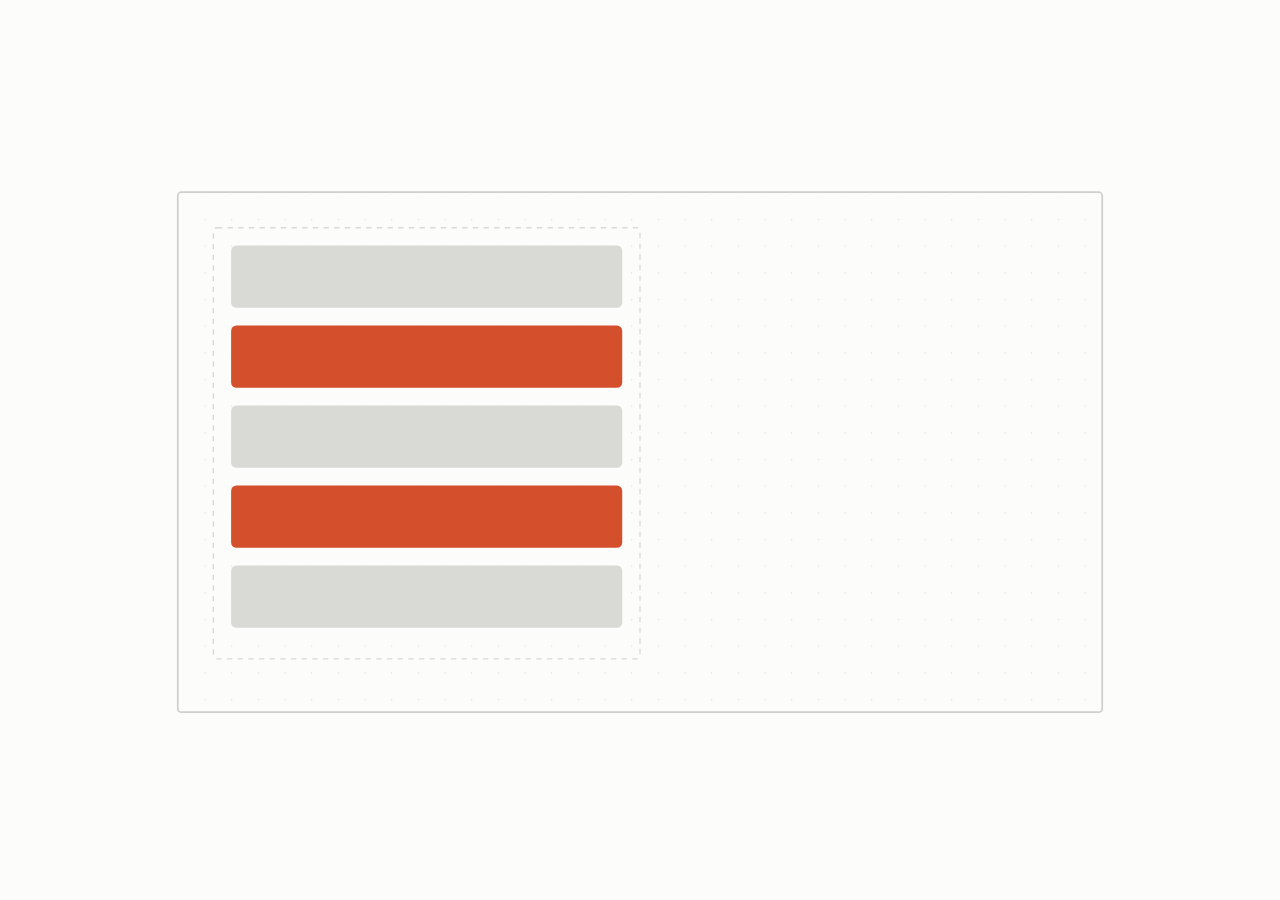
<file: docs/assets/settle.html>
<!doctype html>
<html lang="en">
<head>
<meta charset="utf-8">
<title>Cells settling into place</title>
<style>
   /* Two cells leave the flowing column for boxes of their own, the column
      closes up behind them, and both go back. CSS only, looping. */
   html, body { margin: 0; height: 100%; background: #fcfcfa; }
   svg { display: block; width: 100%; height: 100%; }

   .slide { fill: #fcfcfa; stroke: #cfcfcf; stroke-width: 2; }
   .dot { fill: #e2e2df; }
   .body { fill: none; stroke: #d9d9d6; stroke-width: 1.5; stroke-dasharray: 6 6; }
   .cell { fill: #d9d9d6; }
   .cell.moves { fill: #d4502c; }

   .cell { animation: 12s ease-in-out infinite; }
   .b { animation-name: b; }
   .c { animation-name: c; }
   .d { animation-name: d; }
   .e { animation-name: e; }

   /* Slots in the column are 90 apart, from y = 80. */
   @keyframes b {
      0%, 10% { x: 260px; y: 170px; width: 440px; height: 70px; }
      25%, 65% { x: 860px; y: 80px; width: 330px; height: 180px; }
      80%, 100% { x: 260px; y: 170px; width: 440px; height: 70px; }
   }
   @keyframes c {
      0%, 18% { y: 260px; }
      25%, 65% { y: 170px; }
      80%, 100% { y: 260px; }
   }
   @keyframes d {
      0%, 18% { x: 260px; y: 350px; width: 440px; height: 70px; }
      25%, 35% { x: 260px; y: 260px; width: 440px; height: 70px; }
      50%, 65% { x: 860px; y: 320px; width: 330px; height: 220px; }
      80%, 100% { x: 260px; y: 350px; width: 440px; height: 70px; }
   }
   @keyframes e {
      0%, 18% { y: 440px; }
      25%, 42% { y: 350px; }
      50%, 65% { y: 260px; }
      80%, 100% { y: 440px; }
   }

   @media (prefers-reduced-motion: reduce) {
      .cell { animation: none; }
   }
</style>
</head>
<body>
<svg viewBox="0 0 1440 620" preserveAspectRatio="xMidYMid meet" aria-hidden="true">
   <defs>
      <pattern id="dots" width="30" height="30" patternUnits="userSpaceOnUse" x="200" y="20">
         <circle class="dot" cx="0" cy="0" r="1.6"/>
      </pattern>
   </defs>
   <rect class="slide" x="200" y="20" width="1040" height="585" rx="4"/>
   <rect x="200" y="20" width="1040" height="585" fill="url(#dots)"/>
   <rect class="body" x="240" y="60" width="480" height="485" rx="4"/>

   <rect class="cell a" x="260" y="80" width="440" height="70" rx="6"/>
   <rect class="cell c" x="260" y="260" width="440" height="70" rx="6"/>
   <rect class="cell e" x="260" y="440" width="440" height="70" rx="6"/>
   <!-- The cells that move come last, so they pass over the others. -->
   <rect class="cell moves b" x="260" y="170" width="440" height="70" rx="6"/>
   <rect class="cell moves d" x="260" y="350" width="440" height="70" rx="6"/>
</svg>
</body>
</html>
</file>
<file: docs/slides/settings.css>
/* From junkslides.toml. theme.css comes after this and wins. */

@font-face {
  font-family: "et-book";
  src: url("fonts/et-book-roman.woff2") format("woff2");
  font-weight: normal;
  font-style: normal;
  font-display: swap;
}

@font-face {
  font-family: "et-book";
  src: url("fonts/et-book-italic.woff2") format("woff2");
  font-weight: normal;
  font-style: italic;
  font-display: swap;
}

@font-face {
  font-family: "et-book";
  src: url("fonts/et-book-bold.woff2") format("woff2");
  font-weight: bold;
  font-style: normal;
  font-display: swap;
}

@font-face {
  font-family: "Victor Mono";
  src: url("fonts/victor-mono-regular.woff2") format("woff2");
  font-weight: normal;
  font-style: normal;
  font-display: swap;
}

@font-face {
  font-family: "Victor Mono";
  src: url("fonts/victor-mono-italic.woff2") format("woff2");
  font-weight: normal;
  font-style: italic;
  font-display: swap;
}

@font-face {
  font-family: "Victor Mono";
  src: url("fonts/victor-mono-bold.woff2") format("woff2");
  font-weight: bold;
  font-style: normal;
  font-display: swap;
}

:root {
  --js-font-text: "et-book", Palatino, "Palatino Linotype", "Book Antiqua", Georgia, serif;
  --js-font-code: "Victor Mono", ui-monospace, Menlo, Consolas, monospace;
  --js-background: #fcfcfa;
  --js-text: #1c1c1c;
  --js-quiet: #a6a6a6;
  --js-accent: #d4502c;
  --js-size: 30px;
  --js-line-height: 1.4;
  --js-code-scale: 0.86;
}

:where(.js-slide) {
  background: var(--js-background);
  color: var(--js-text);
  font-family: var(--js-font-text);
  font-size: var(--js-size);
  line-height: var(--js-line-height);
}

:where(.js-slide pre, .js-slide code) {
  font-family: var(--js-font-code);
}

:where(.js-slide pre, .js-slide :not(pre) > code) {
  font-size: calc(var(--js-code-scale) * 1em);
}

:where(.js-cell[data-variant="quiet"], .js-page) {
  color: var(--js-quiet);
}

:where(.js-page-slash)::before, :where(.js-page-slash)::after {
  content: " ";
  white-space: pre;
}
</file>
<file: docs/slides/theme.css>
/* The showcase: grays, and one accent for what matters now. The title of
   every slide sits at its bottom left with a sentence at the right. Fonts,
   colours and sizes come from junkslides.toml; the rest is here. */

:root {
   --ink: var(--js-text, #1c1c1c);
   --dark: #3d3d3d;
   --mid: #6f6f6f;
   --soft: var(--js-quiet, #a6a6a6);
   --faint: #cfcfcf;
   --hair: #e7e7e5;
   --wash: #f2f1ed;
   --bg: var(--js-background, #fcfcfa);
   --accent: var(--js-accent, #d4502c);
   --serif: var(--js-font-text, Georgia, serif);
   --mono: var(--js-font-code, ui-monospace, monospace);
   --js-variants: "cover kicker title lede label aside statement laws keys commands";
   --js-marks: "now quiet";
}

.js-slide {
   -webkit-font-smoothing: antialiased;
   /* How far into the talk this slide is, from 0 to 1. */
   --at: calc((var(--js-index) - 1) / max(1, var(--js-total) - 1));
}

.js-page {
   right: 56px;
   bottom: 40px;
   font: 18px var(--mono);
   color: var(--soft);
}

.js-cell p { margin: 0; }

.js-cell :is(h1, h2, h3) { font-weight: normal; margin: 0; }

.js-cell .now { color: var(--accent); }
.js-cell .quiet { color: var(--soft); }

/* The cover and the title band: the title continues under its first word,
   with the paren hanging in the margin. */

.js-cell[data-variant="cover"] h1 {
   --paren: 0.57em;
   padding-left: var(--paren);
   text-indent: calc(-1 * var(--paren));
   font-size: 124px;
   line-height: 1.06;
   letter-spacing: -0.012em;
}

.js-cell[data-variant="kicker"] { font: italic 30px var(--serif); color: var(--soft); }

.js-cell[data-variant="title"] p {
   font: italic 24px var(--serif);
   color: var(--soft);
   margin: 0 0 6px 3px;
}

.js-cell[data-variant="title"] h2 {
   --paren: 0.57em;
   padding-left: var(--paren);
   text-indent: calc(-1 * var(--paren));
   font-size: 56px;
   line-height: 1.1;
}

/* A rule over the title band, with a dot at the slide's place in the talk.
   The rule runs over the sentence at the right too, so it is wider than
   the title's box; the dot pulses while the slide is on screen. A slide
   whose marks are switched off in the editor (the . key) draws neither. */

.js-cell[data-variant="title"] { position: relative; }

.js-slide:not([data-marks="off"]) .js-cell[data-variant="title"]::before {
   content: "";
   position: absolute;
   left: 0;
   top: -24px;
   width: 1680px;
   border-top: 1px solid var(--faint);
}

.js-slide:not([data-marks="off"]) .js-cell[data-variant="title"]::after {
   content: "";
   position: absolute;
   top: -29px;
   left: calc(var(--at) * 1680px - 5px);
   width: 10px;
   height: 10px;
   border-radius: 50%;
   background: var(--accent);
}

@container style(--js-here: 1) {
   .js-slide:not([data-marks="off"]) .js-cell[data-variant="title"]::after {
      animation: pulse 5s ease-out 0.6s infinite;
   }
}

@keyframes pulse {
   0% { box-shadow: 0 0 0 0 rgb(212 80 44 / 50%); }
   60%, 100% { box-shadow: 0 0 0 16px rgb(212 80 44 / 0%); }
}

.js-cell[data-variant="lede"] {
   font-size: 25px;
   line-height: 1.38;
   color: var(--mid);
   text-align: right;
}

/* Text */

.js-cell[data-variant="label"] { font: italic 24px var(--serif); color: var(--soft); }
.js-cell[data-variant="aside"] { font: italic 30px/1.4 var(--serif); color: var(--dark); }
.js-cell[data-variant="statement"] { font-size: 68px; line-height: 1.3; }

/* Keys: a quiet heading over a list without bullets. */

.js-cell[data-variant="keys"] h3 {
   font: italic 26px var(--serif);
   color: var(--soft);
   margin-bottom: 18px;
}

.js-cell[data-variant="keys"] ul { list-style: none; margin: 0; padding: 0; }
.js-cell[data-variant="keys"] li { font-size: 28px; line-height: 1.3; margin-bottom: 14px; }
.js-cell[data-variant="keys"] code { color: var(--dark); font-size: 0.86em; font-weight: 600; }

/* Code */

.js-cell pre {
   margin: 0;
   font: 25px/1.5 var(--mono);
   color: var(--ink);
   tab-size: 3;
}

.js-cell pre code { font: inherit; }
.js-cell pre [class*="js-tok-"] { font-weight: normal; font-style: normal; color: inherit; }
.js-cell pre .js-tok-keyword { color: var(--dark); font-weight: 600; }
.js-cell pre :is(.js-tok-type, .js-tok-constructor, .js-tok-module) { color: #5a5a5a; }
.js-cell pre :is(.js-tok-operator, .js-tok-punctuation) { color: var(--mid); }
.js-cell pre .js-tok-comment { color: var(--soft); }
.js-cell pre .js-tok-string { color: var(--dark); }
/* A mark keeps its colour over the shading inside it. */
.js-cell pre .now [class*="js-tok-"] { color: inherit; }

.js-cell pre .js-lit {
   display: inline-block;
   min-width: 100%;
   background: var(--wash);
   /* Shadows draw the band and its rule left of the text without making
      the code wider than its box. */
   box-shadow: -15px 0 0 var(--wash), -18px 0 0 var(--accent);
}

.js-cell[data-variant="commands"] pre { font-size: 34px; }

/* The laws: numbers in the accent's shade of quiet, a hairline per row. */

.js-cell[data-variant="laws"] table { width: 100%; font-size: 26px; }
.js-cell[data-variant="laws"] th { font-weight: normal; font-style: italic; color: var(--soft); }
.js-cell[data-variant="laws"] td:first-child { font: 20px var(--mono); color: var(--soft); padding-right: 28px; }
.js-cell[data-variant="laws"] td:nth-child(2) { white-space: nowrap; padding-right: 40px; }
.js-cell[data-variant="laws"] td:nth-child(3) { color: var(--mid); }

/* Drawings */

.js-figure > svg { display: block; width: 100%; height: auto; overflow: visible; }

.js-figure .folder .root { font: 30px var(--mono); fill: var(--ink); }
.js-figure .folder .trunk, .js-figure .folder .branch { fill: none; stroke: var(--faint); stroke-width: 2; }
.js-figure .folder .branch.now { stroke: var(--accent); }
.js-figure .folder .file { font: 28px var(--mono); fill: var(--dark); }
.js-figure .folder .file.now { fill: var(--accent); }
.js-figure .folder .what { font: italic 28px var(--serif); fill: var(--mid); }

/* The tree grows while its slide is on screen: the trunk, then each branch
   with its file and what it holds (--i in the drawing), holds, fades and
   grows again. In print and with reduced motion it stands whole. */

@container style(--js-here: 1) {
   .js-figure .folder :is(.trunk, .branch) {
      stroke-dasharray: 1;
      animation: grow 10s ease-out calc(var(--i) * 0.35s) infinite backwards;
   }
   .js-figure .folder :is(.file, .what) {
      animation: bloom 10s ease-out calc(var(--i) * 0.35s + 0.25s) infinite backwards;
   }
}

@keyframes grow {
   0% { stroke-dashoffset: 1; stroke-opacity: 1; }
   6% { stroke-dashoffset: 0; }
   70% { stroke-opacity: 1; }
   80%, 100% { stroke-dashoffset: 0; stroke-opacity: 0; }
}

@keyframes bloom {
   0% { fill-opacity: 0; }
   5% { fill-opacity: 1; }
   70% { fill-opacity: 1; }
   80%, 100% { fill-opacity: 0; }
}

@media (prefers-reduced-motion: reduce) {
   .js-slide *, .js-cell::after { animation: none !important; }
}

.js-figure .rebase .side { font: italic 28px var(--serif); fill: var(--soft); }
.js-figure .rebase .id { font: 22px var(--mono); fill: var(--soft); }
.js-figure .rebase .cell { font: 26px var(--mono); fill: var(--dark); }
.js-figure .rebase .now { fill: var(--accent); }
.js-figure .rebase .note { font: italic 26px var(--serif); fill: var(--mid); }
.js-figure .rebase .edge { fill: none; stroke: var(--faint); stroke-width: 2; }
.js-figure .rebase .edge.now { stroke: var(--accent); stroke-width: 3; }
.js-figure .rebase .edge.gone { stroke-dasharray: 5 6; }
.js-figure .rebase .end { fill: var(--faint); }
.js-figure .rebase .end.now { fill: var(--accent); }
.js-figure .rebase .ring { fill: var(--bg); stroke: var(--mid); stroke-width: 2; }
.js-figure .rebase .fresh { fill: var(--ink); }

/* Charts, sized to be read from the back of the room. */

.js-chart { color: var(--ink); }
.js-chart-legend { font: 24px var(--mono); color: var(--mid); gap: 40px; }
.js-chart-switch-label { font: 20px var(--mono); color: var(--soft); margin-right: 14px; }
.js-chart-switch label { font: 20px var(--mono); padding: 6px 18px; color: var(--mid); }
.js-chart-switch label:has(input:checked) { color: var(--bg); background: var(--ink); }
.js-chart-ylabel, .js-chart-xlabel { font: italic 24px/28px var(--serif); color: var(--soft); }
.js-chart svg text { font-family: var(--mono); font-size: 11px; fill: var(--mid); }
.js-chart .grid { stroke: var(--hair); }
.js-chart .gray { --js-shade: var(--soft); }
.js-chart .mid { --js-shade: var(--mid); }
.js-chart .dark { --js-shade: var(--dark); }
.js-chart .black { --js-shade: var(--ink); }
.js-chart .line { stroke-width: 1.6; }

.js-chart[data-kind="bars"] { font-size: 40px; row-gap: 22px; }
.js-chart[data-kind="bars"] .group { font: 34px var(--mono); }
.js-chart[data-kind="bars"] .which { font-size: 38px; color: var(--mid); }
.js-chart[data-kind="bars"] .bar i { height: 40px; background: var(--faint); }
/* Every bar at 85 % of its share, so the longest one leaves room for its value. */
.js-chart[data-kind="bars"] .bar { grid-template-columns: calc(var(--w) * 0.85) auto; }
.js-chart[data-kind="bars"] .bar.now i { background: var(--accent); }
.js-chart[data-kind="bars"] .bar b { font: 36px var(--mono); }

/* Victor Mono draws <!-- and -> as arrows; a deck about its own file format
   wants the characters as typed. Last, since a font shorthand resets it. */
.js-slide :is(pre, code, pre *, .js-figure text, .js-chart, .js-chart *, .js-page) {
   font-variant-ligatures: none;
   font-feature-settings: "calt" 0, "liga" 0;
}
</file>
